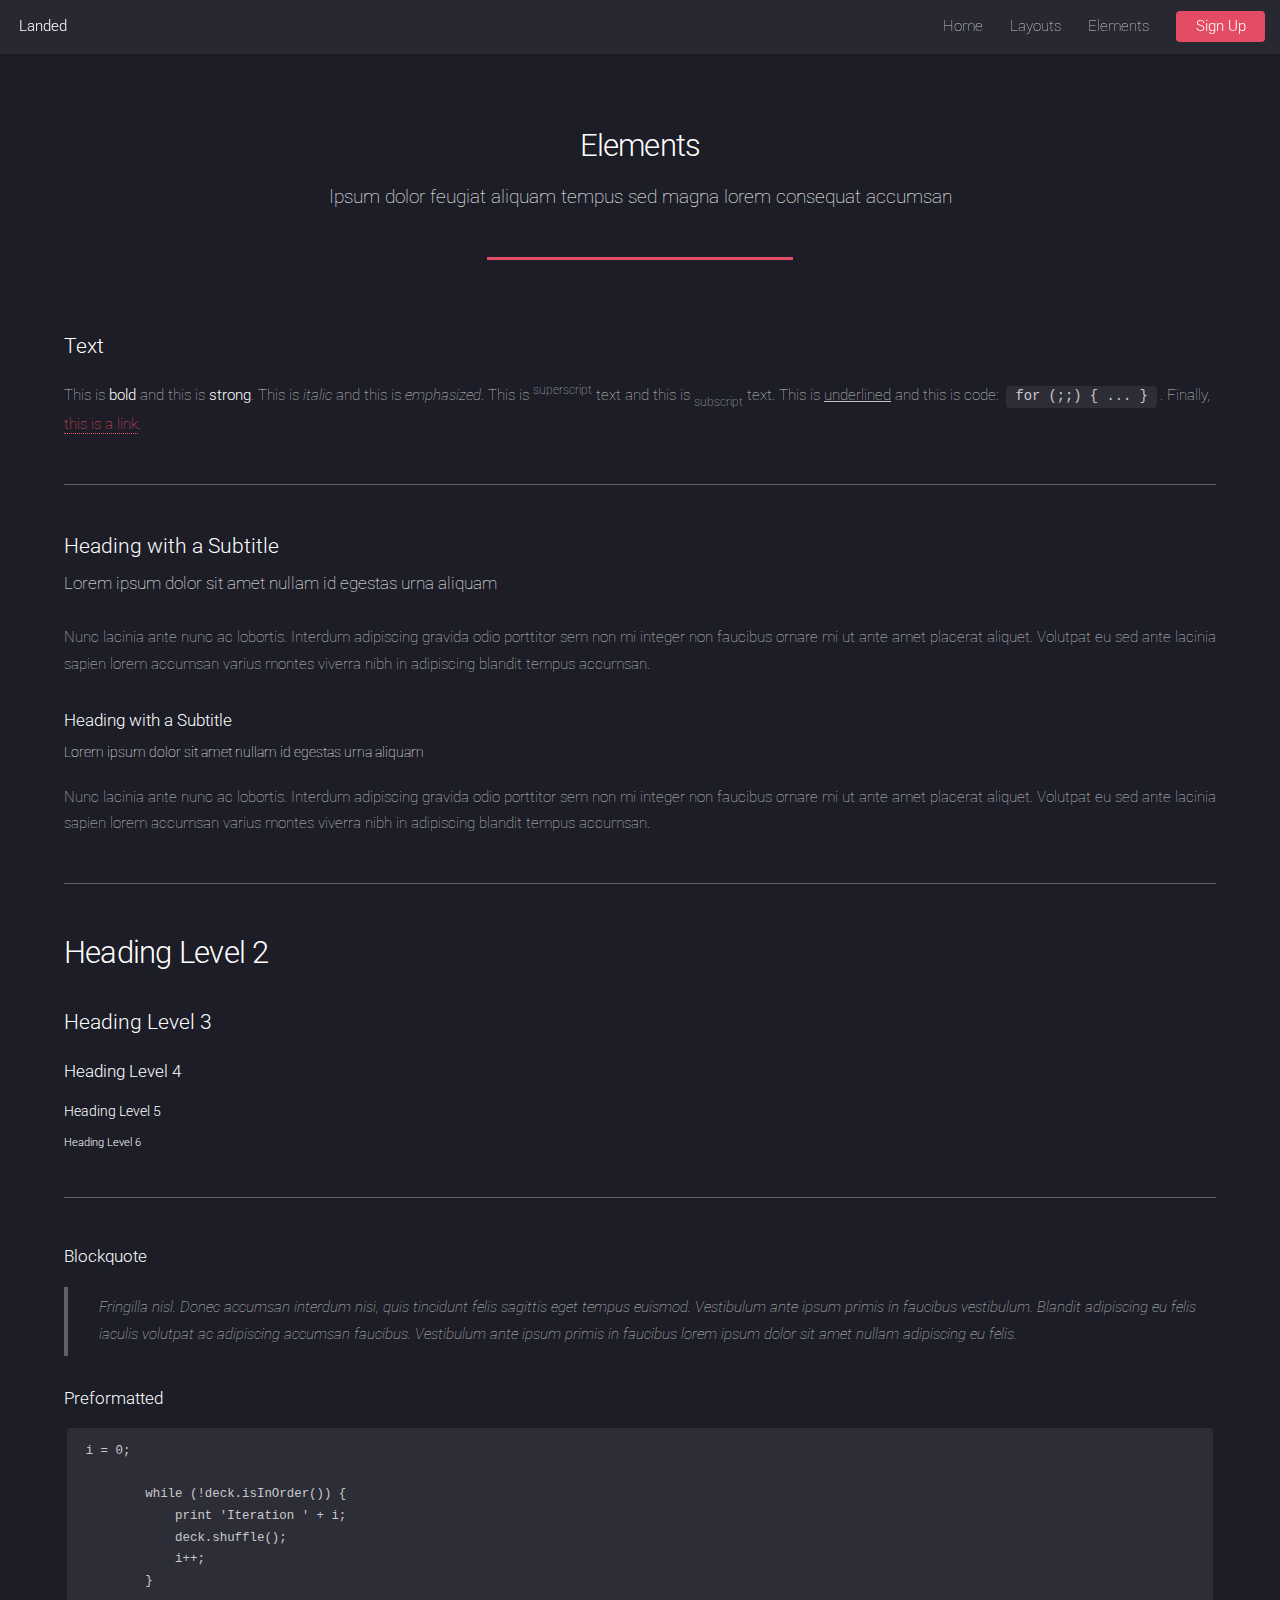
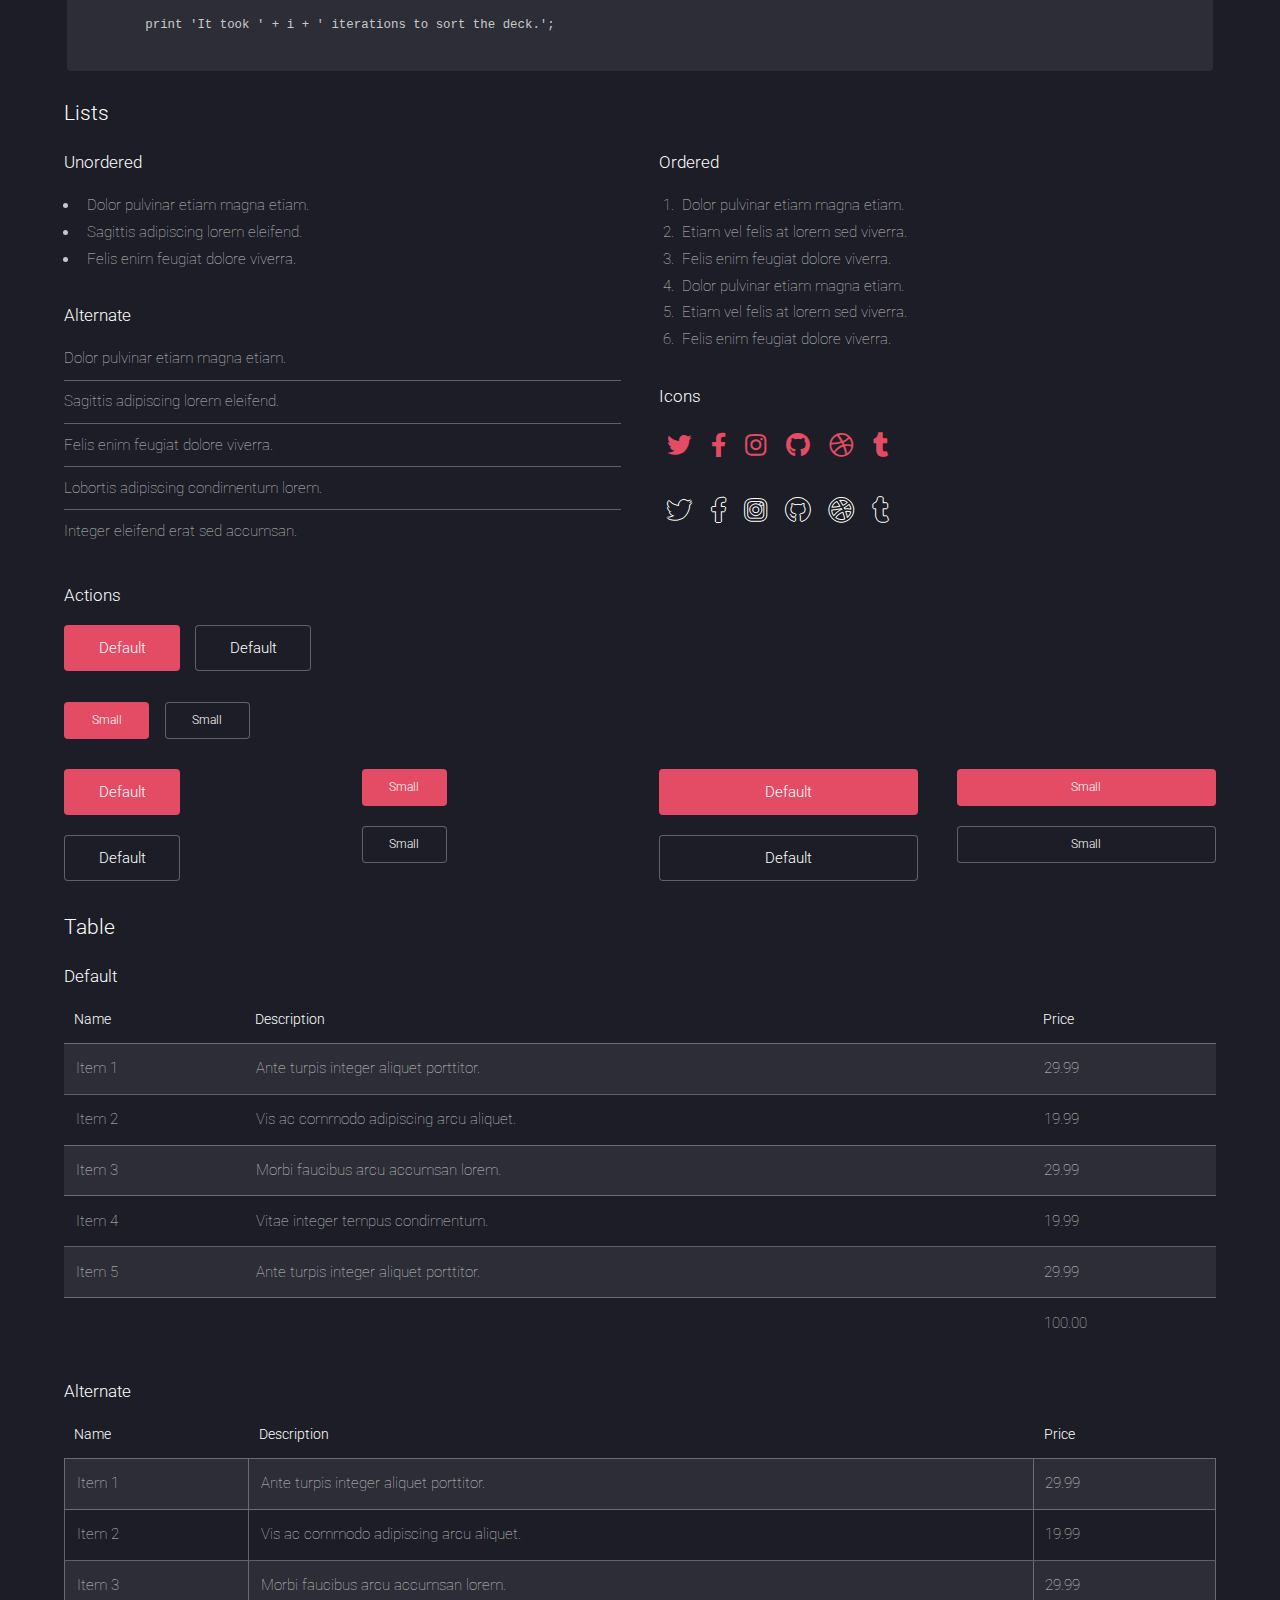
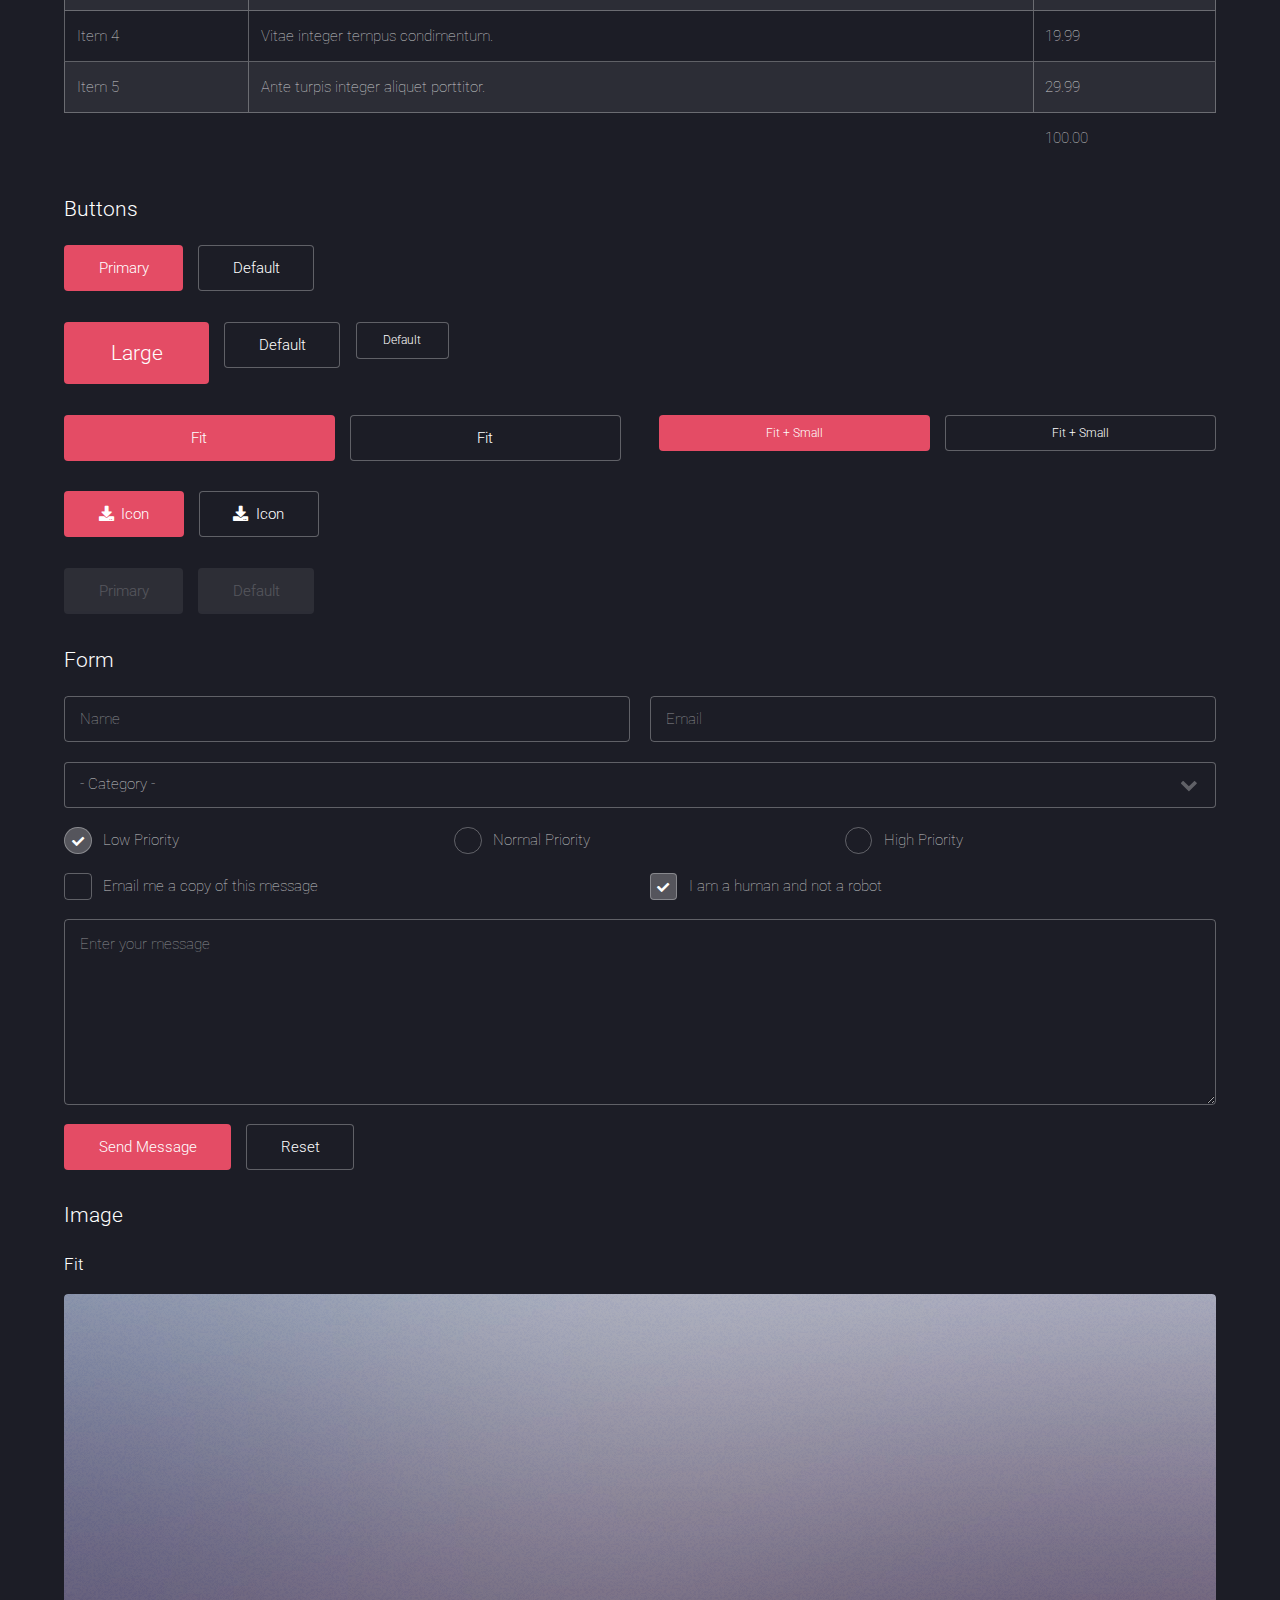
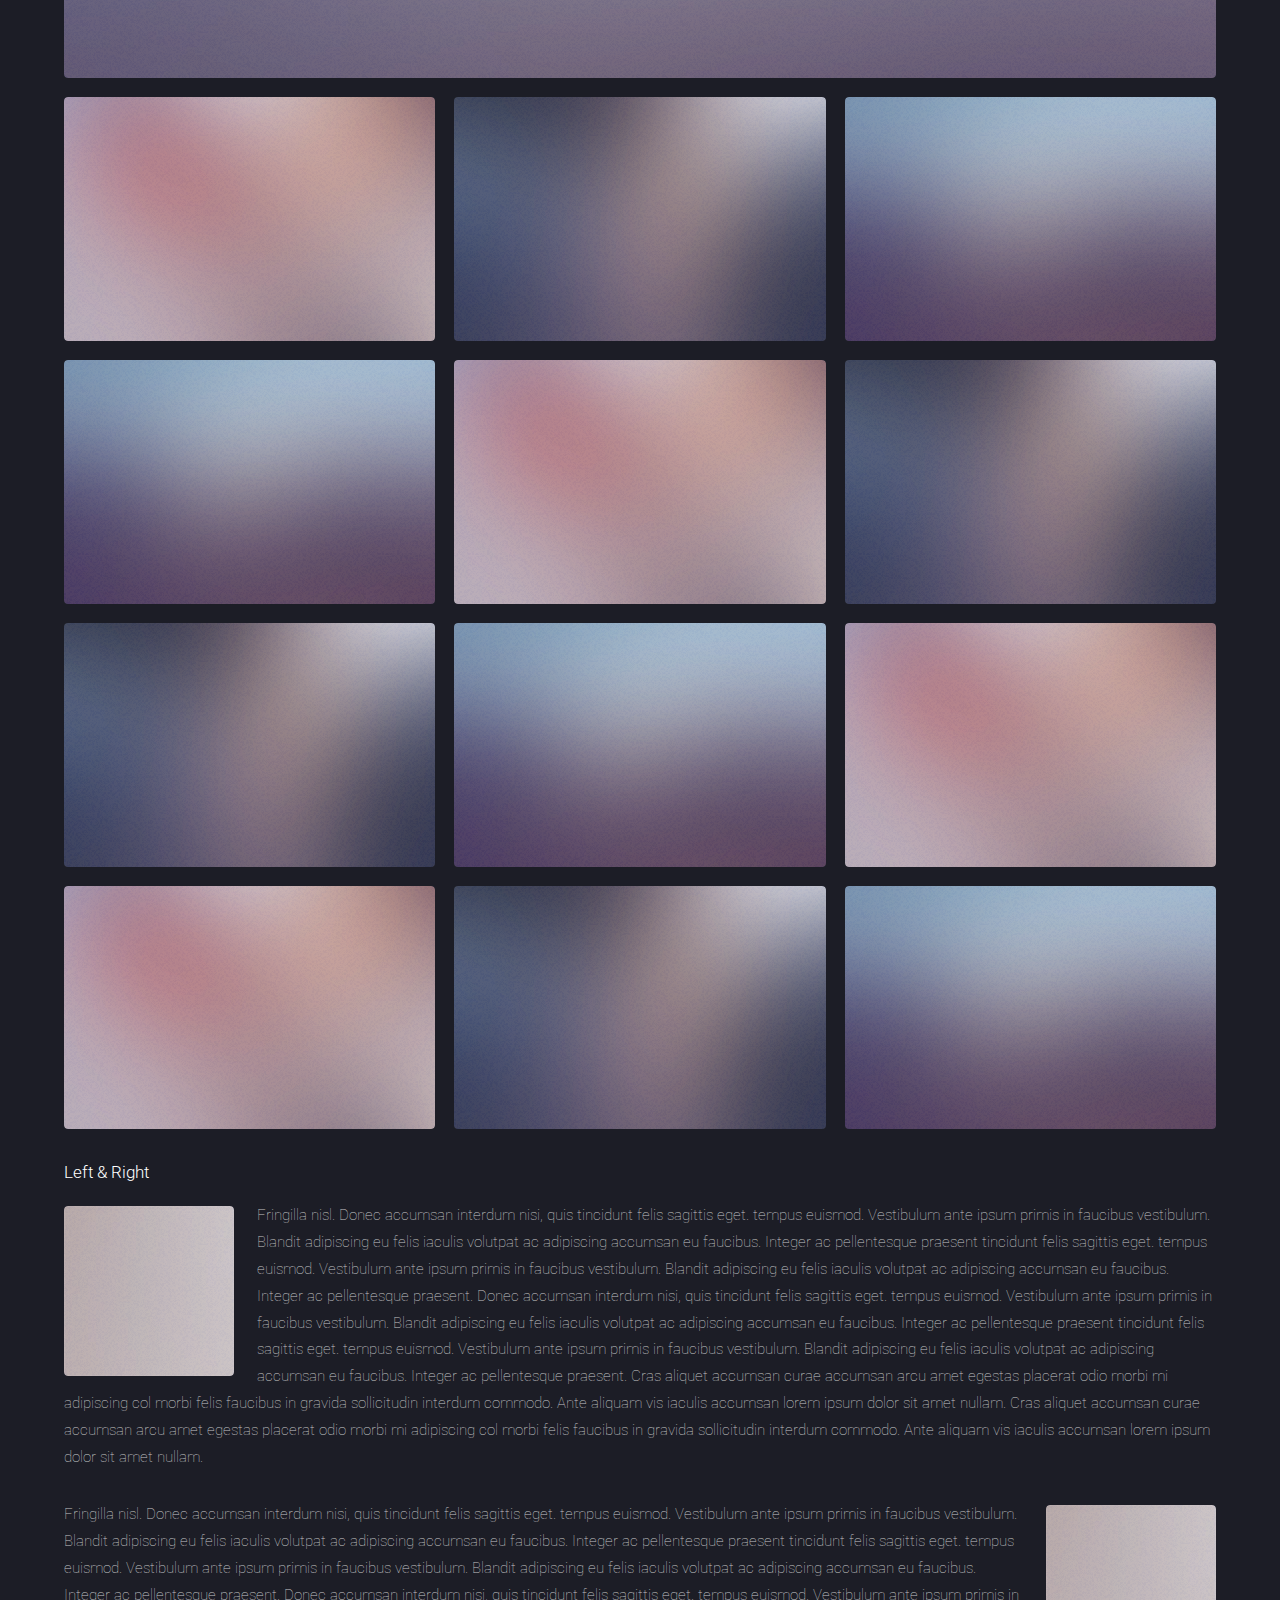
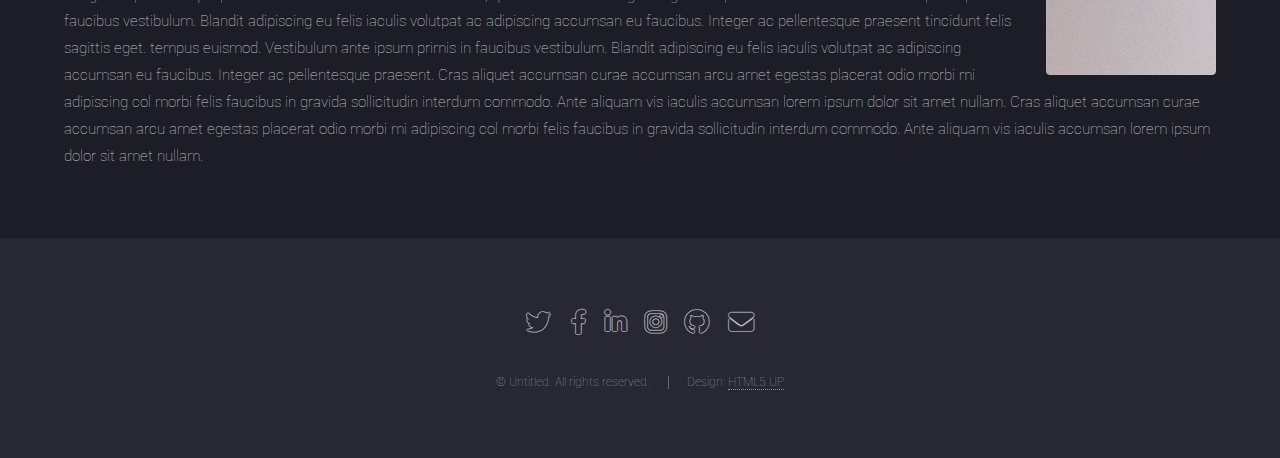
<file: elements.html>
<!DOCTYPE HTML>
<!--
	Landed by HTML5 UP
	html5up.net | @ajlkn
	Free for personal and commercial use under the CCA 3.0 license (html5up.net/license)
-->
<html>
	<head>
		<title>Elements - Landed by HTML5 UP</title>
		<meta charset="utf-8" />
		<meta name="viewport" content="width=device-width, initial-scale=1, user-scalable=no" />
		<link rel="stylesheet" href="assets/css/main.css" />
		<noscript><link rel="stylesheet" href="assets/css/noscript.css" /></noscript>
	</head>
	<body class="is-preload">
		<div id="page-wrapper">

			<!-- Header -->
				<header id="header">
					<h1 id="logo"><a href="index.html">Landed</a></h1>
					<nav id="nav">
						<ul>
							<li><a href="index.html">Home</a></li>
							<li>
								<a href="#">Layouts</a>
								<ul>
									<li><a href="left-sidebar.html">Left Sidebar</a></li>
									<li><a href="right-sidebar.html">Right Sidebar</a></li>
									<li><a href="no-sidebar.html">No Sidebar</a></li>
									<li>
										<a href="#">Submenu</a>
										<ul>
											<li><a href="#">Option 1</a></li>
											<li><a href="#">Option 2</a></li>
											<li><a href="#">Option 3</a></li>
											<li><a href="#">Option 4</a></li>
										</ul>
									</li>
								</ul>
							</li>
							<li><a href="elements.html">Elements</a></li>
							<li><a href="#" class="button primary">Sign Up</a></li>
						</ul>
					</nav>
				</header>

			<!-- Main -->
				<div id="main" class="wrapper style1">
					<div class="container">
						<header class="major">
							<h2>Elements</h2>
							<p>Ipsum dolor feugiat aliquam tempus sed magna lorem consequat accumsan</p>
						</header>

						<!-- Text -->
							<section>
								<h3>Text</h3>
								<p>This is <b>bold</b> and this is <strong>strong</strong>. This is <i>italic</i> and this is <em>emphasized</em>.
								This is <sup>superscript</sup> text and this is <sub>subscript</sub> text.
								This is <u>underlined</u> and this is code: <code>for (;;) { ... }</code>. Finally, <a href="#">this is a link</a>.</p>

								<hr />

								<header>
									<h3>Heading with a Subtitle</h3>
									<p>Lorem ipsum dolor sit amet nullam id egestas urna aliquam</p>
								</header>
								<p>Nunc lacinia ante nunc ac lobortis. Interdum adipiscing gravida odio porttitor sem non mi integer non faucibus ornare mi ut ante amet placerat aliquet. Volutpat eu sed ante lacinia sapien lorem accumsan varius montes viverra nibh in adipiscing blandit tempus accumsan.</p>
								<header>
									<h4>Heading with a Subtitle</h4>
									<p>Lorem ipsum dolor sit amet nullam id egestas urna aliquam</p>
								</header>
								<p>Nunc lacinia ante nunc ac lobortis. Interdum adipiscing gravida odio porttitor sem non mi integer non faucibus ornare mi ut ante amet placerat aliquet. Volutpat eu sed ante lacinia sapien lorem accumsan varius montes viverra nibh in adipiscing blandit tempus accumsan.</p>

								<hr />

								<h2>Heading Level 2</h2>
								<h3>Heading Level 3</h3>
								<h4>Heading Level 4</h4>
								<h5>Heading Level 5</h5>
								<h6>Heading Level 6</h6>

								<hr />

								<h4>Blockquote</h4>
								<blockquote>Fringilla nisl. Donec accumsan interdum nisi, quis tincidunt felis sagittis eget tempus euismod. Vestibulum ante ipsum primis in faucibus vestibulum. Blandit adipiscing eu felis iaculis volutpat ac adipiscing accumsan faucibus. Vestibulum ante ipsum primis in faucibus lorem ipsum dolor sit amet nullam adipiscing eu felis.</blockquote>

								<h4>Preformatted</h4>
								<pre><code>i = 0;

	while (!deck.isInOrder()) {
	    print 'Iteration ' + i;
	    deck.shuffle();
	    i++;
	}

	print 'It took ' + i + ' iterations to sort the deck.';
	</code></pre>
							</section>

						<!-- Lists -->
							<section>
								<h3>Lists</h3>
								<div class="row">
									<div class="col-6 col-12-xsmall">

										<h4>Unordered</h4>
										<ul>
											<li>Dolor pulvinar etiam magna etiam.</li>
											<li>Sagittis adipiscing lorem eleifend.</li>
											<li>Felis enim feugiat dolore viverra.</li>
										</ul>

										<h4>Alternate</h4>
										<ul class="alt">
											<li>Dolor pulvinar etiam magna etiam.</li>
											<li>Sagittis adipiscing lorem eleifend.</li>
											<li>Felis enim feugiat dolore viverra.</li>
											<li>Lobortis adipiscing condimentum lorem.</li>
											<li>Integer eleifend erat sed accumsan.</li>
										</ul>

									</div>
									<div class="col-6 col-12-xsmall">

										<h4>Ordered</h4>
										<ol>
											<li>Dolor pulvinar etiam magna etiam.</li>
											<li>Etiam vel felis at lorem sed viverra.</li>
											<li>Felis enim feugiat dolore viverra.</li>
											<li>Dolor pulvinar etiam magna etiam.</li>
											<li>Etiam vel felis at lorem sed viverra.</li>
											<li>Felis enim feugiat dolore viverra.</li>
										</ol>

										<h4>Icons</h4>
										<ul class="icons">
											<li><a href="#" class="icon brands fa-twitter"><span class="label">Twitter</span></a></li>
											<li><a href="#" class="icon brands fa-facebook-f"><span class="label">Facebook</span></a></li>
											<li><a href="#" class="icon brands fa-instagram"><span class="label">Instagram</span></a></li>
											<li><a href="#" class="icon brands fa-github"><span class="label">Github</span></a></li>
											<li><a href="#" class="icon brands fa-dribbble"><span class="label">Dribbble</span></a></li>
											<li><a href="#" class="icon brands fa-tumblr"><span class="label">Tumblr</span></a></li>
										</ul>
										<ul class="icons">
											<li><a href="#" class="icon brands alt fa-twitter"><span class="label">Twitter</span></a></li>
											<li><a href="#" class="icon brands alt fa-facebook-f"><span class="label">Facebook</span></a></li>
											<li><a href="#" class="icon brands alt fa-instagram"><span class="label">Instagram</span></a></li>
											<li><a href="#" class="icon brands alt fa-github"><span class="label">Github</span></a></li>
											<li><a href="#" class="icon brands alt fa-dribbble"><span class="label">Dribbble</span></a></li>
											<li><a href="#" class="icon brands alt fa-tumblr"><span class="label">Tumblr</span></a></li>
										</ul>

									</div>
								</div>

								<h4>Actions</h4>
								<ul class="actions">
									<li><a href="#" class="button primary">Default</a></li>
									<li><a href="#" class="button">Default</a></li>
								</ul>
								<ul class="actions small">
									<li><a href="#" class="button primary small">Small</a></li>
									<li><a href="#" class="button small">Small</a></li>
								</ul>
								<div class="row">
									<div class="col-3 col-6-medium col-12-xsmall">
										<ul class="actions stacked">
											<li><a href="#" class="button primary">Default</a></li>
											<li><a href="#" class="button">Default</a></li>
										</ul>
									</div>
									<div class="col-3 col-6-medium col-12-xsmall">
										<ul class="actions stacked">
											<li><a href="#" class="button primary small">Small</a></li>
											<li><a href="#" class="button small">Small</a></li>
										</ul>
									</div>
									<div class="col-3 col-6-medium col-12-xsmall">
										<ul class="actions stacked">
											<li><a href="#" class="button primary fit">Default</a></li>
											<li><a href="#" class="button fit">Default</a></li>
										</ul>
									</div>
									<div class="col-3 col-6-medium col-12-xsmall">
										<ul class="actions stacked">
											<li><a href="#" class="button primary small fit">Small</a></li>
											<li><a href="#" class="button small fit">Small</a></li>
										</ul>
									</div>
								</div>
							</section>

						<!-- Table -->
							<section>
								<h3>Table</h3>
								<h4>Default</h4>
								<div class="table-wrapper">
									<table>
										<thead>
											<tr>
												<th>Name</th>
												<th>Description</th>
												<th>Price</th>
											</tr>
										</thead>
										<tbody>
											<tr>
												<td>Item 1</td>
												<td>Ante turpis integer aliquet porttitor.</td>
												<td>29.99</td>
											</tr>
											<tr>
												<td>Item 2</td>
												<td>Vis ac commodo adipiscing arcu aliquet.</td>
												<td>19.99</td>
											</tr>
											<tr>
												<td>Item 3</td>
												<td> Morbi faucibus arcu accumsan lorem.</td>
												<td>29.99</td>
											</tr>
											<tr>
												<td>Item 4</td>
												<td>Vitae integer tempus condimentum.</td>
												<td>19.99</td>
											</tr>
											<tr>
												<td>Item 5</td>
												<td>Ante turpis integer aliquet porttitor.</td>
												<td>29.99</td>
											</tr>
										</tbody>
										<tfoot>
											<tr>
												<td colspan="2"></td>
												<td>100.00</td>
											</tr>
										</tfoot>
									</table>
								</div>
								<h4>Alternate</h4>
								<div class="table-wrapper">
									<table class="alt">
										<thead>
											<tr>
												<th>Name</th>
												<th>Description</th>
												<th>Price</th>
											</tr>
										</thead>
										<tbody>
											<tr>
												<td>Item 1</td>
												<td>Ante turpis integer aliquet porttitor.</td>
												<td>29.99</td>
											</tr>
											<tr>
												<td>Item 2</td>
												<td>Vis ac commodo adipiscing arcu aliquet.</td>
												<td>19.99</td>
											</tr>
											<tr>
												<td>Item 3</td>
												<td> Morbi faucibus arcu accumsan lorem.</td>
												<td>29.99</td>
											</tr>
											<tr>
												<td>Item 4</td>
												<td>Vitae integer tempus condimentum.</td>
												<td>19.99</td>
											</tr>
											<tr>
												<td>Item 5</td>
												<td>Ante turpis integer aliquet porttitor.</td>
												<td>29.99</td>
											</tr>
										</tbody>
										<tfoot>
											<tr>
												<td colspan="2"></td>
												<td>100.00</td>
											</tr>
										</tfoot>
									</table>
								</div>
							</section>

						<!-- Buttons -->
							<section>
								<h3>Buttons</h3>
								<ul class="actions">
									<li><a href="#" class="button primary">Primary</a></li>
									<li><a href="#" class="button">Default</a></li>
								</ul>
								<ul class="actions">
									<li><a href="#" class="button primary large">Large</a></li>
									<li><a href="#" class="button">Default</a></li>
									<li><a href="#" class="button small">Default</a></li>
								</ul>
								<div class="row">
									<div class="col-6 col-12-xsmall">
										<ul class="actions fit">
											<li><a href="#" class="button primary fit">Fit</a></li>
											<li><a href="#" class="button fit">Fit</a></li>
										</ul>
									</div>
									<div class="col-6 col-12-xsmall">
										<ul class="actions fit small">
											<li><a href="#" class="button primary fit small">Fit + Small</a></li>
											<li><a href="#" class="button fit small">Fit + Small</a></li>
										</ul>
									</div>
								</div>
								<ul class="actions">
									<li><a href="#" class="button primary icon solid fa-download">Icon</a></li>
									<li><a href="#" class="button icon solid fa-download">Icon</a></li>
								</ul>
								<ul class="actions">
									<li><span class="button primary disabled">Primary</span></li>
									<li><span class="button disabled">Default</span></li>
								</ul>
							</section>

						<!-- Form -->
							<section>
								<h3>Form</h3>
								<form method="post" action="#">
									<div class="row gtr-uniform gtr-50">
										<div class="col-6 col-12-xsmall">
											<input type="text" name="name" id="name" value="" placeholder="Name" />
										</div>
										<div class="col-6 col-12-xsmall">
											<input type="email" name="email" id="email" value="" placeholder="Email" />
										</div>
										<div class="col-12">
											<select name="category" id="category">
												<option value="">- Category -</option>
												<option value="1">Manufacturing</option>
												<option value="1">Shipping</option>
												<option value="1">Administration</option>
												<option value="1">Human Resources</option>
											</select>
										</div>
										<div class="col-4 col-12-medium">
											<input type="radio" id="priority-low" name="priority" checked>
											<label for="priority-low">Low Priority</label>
										</div>
										<div class="col-4 col-12-medium">
											<input type="radio" id="priority-normal" name="priority">
											<label for="priority-normal">Normal Priority</label>
										</div>
										<div class="col-4 col-12-medium">
											<input type="radio" id="priority-high" name="priority">
											<label for="priority-high">High Priority</label>
										</div>
										<div class="col-6 col-12-medium">
											<input type="checkbox" id="copy" name="copy">
											<label for="copy">Email me a copy of this message</label>
										</div>
										<div class="col-6 col-12-medium">
											<input type="checkbox" id="human" name="human" checked>
											<label for="human">I am a human and not a robot</label>
										</div>
										<div class="col-12">
											<textarea name="message" id="message" placeholder="Enter your message" rows="6"></textarea>
										</div>
										<div class="col-12">
											<ul class="actions">
												<li><input type="submit" value="Send Message" class="primary" /></li>
												<li><input type="reset" value="Reset" /></li>
											</ul>
										</div>
									</div>
								</form>
							</section>

						<!-- Image -->
							<section>
								<h3>Image</h3>
								<h4>Fit</h4>
								<div class="box alt">
									<div class="row gtr-50 gtr-uniform">
										<div class="col-12"><span class="image fit"><img src="images/pic07.jpg" alt="" /></span></div>
										<div class="col-4 col-6-xsmall"><span class="image fit"><img src="images/pic02.jpg" alt="" /></span></div>
										<div class="col-4 col-6-xsmall"><span class="image fit"><img src="images/pic03.jpg" alt="" /></span></div>
										<div class="col-4 col-6-xsmall"><span class="image fit"><img src="images/pic04.jpg" alt="" /></span></div>
										<div class="col-4 col-6-xsmall"><span class="image fit"><img src="images/pic04.jpg" alt="" /></span></div>
										<div class="col-4 col-6-xsmall"><span class="image fit"><img src="images/pic02.jpg" alt="" /></span></div>
										<div class="col-4 col-6-xsmall"><span class="image fit"><img src="images/pic03.jpg" alt="" /></span></div>
										<div class="col-4 col-6-xsmall"><span class="image fit"><img src="images/pic03.jpg" alt="" /></span></div>
										<div class="col-4 col-6-xsmall"><span class="image fit"><img src="images/pic04.jpg" alt="" /></span></div>
										<div class="col-4 col-6-xsmall"><span class="image fit"><img src="images/pic02.jpg" alt="" /></span></div>
										<div class="col-4 col-6-xsmall"><span class="image fit"><img src="images/pic02.jpg" alt="" /></span></div>
										<div class="col-4 col-6-xsmall"><span class="image fit"><img src="images/pic03.jpg" alt="" /></span></div>
										<div class="col-4 col-6-xsmall"><span class="image fit"><img src="images/pic04.jpg" alt="" /></span></div>
									</div>
								</div>

								<h4>Left &amp; Right</h4>
								<p><span class="image left"><img src="images/pic08.jpg" alt="" /></span>Fringilla nisl. Donec accumsan interdum nisi, quis tincidunt felis sagittis eget. tempus euismod. Vestibulum ante ipsum primis in faucibus vestibulum. Blandit adipiscing eu felis iaculis volutpat ac adipiscing accumsan eu faucibus. Integer ac pellentesque praesent tincidunt felis sagittis eget. tempus euismod. Vestibulum ante ipsum primis in faucibus vestibulum. Blandit adipiscing eu felis iaculis volutpat ac adipiscing accumsan eu faucibus. Integer ac pellentesque praesent. Donec accumsan interdum nisi, quis tincidunt felis sagittis eget. tempus euismod. Vestibulum ante ipsum primis in faucibus vestibulum. Blandit adipiscing eu felis iaculis volutpat ac adipiscing accumsan eu faucibus. Integer ac pellentesque praesent tincidunt felis sagittis eget. tempus euismod. Vestibulum ante ipsum primis in faucibus vestibulum. Blandit adipiscing eu felis iaculis volutpat ac adipiscing accumsan eu faucibus. Integer ac pellentesque praesent. Cras aliquet accumsan curae accumsan arcu amet egestas placerat odio morbi mi adipiscing col morbi felis faucibus in gravida sollicitudin interdum commodo. Ante aliquam vis iaculis accumsan lorem ipsum dolor sit amet nullam. Cras aliquet accumsan curae accumsan arcu amet egestas placerat odio morbi mi adipiscing col morbi felis faucibus in gravida sollicitudin interdum commodo. Ante aliquam vis iaculis accumsan lorem ipsum dolor sit amet nullam.</p>
								<p><span class="image right"><img src="images/pic08.jpg" alt="" /></span>Fringilla nisl. Donec accumsan interdum nisi, quis tincidunt felis sagittis eget. tempus euismod. Vestibulum ante ipsum primis in faucibus vestibulum. Blandit adipiscing eu felis iaculis volutpat ac adipiscing accumsan eu faucibus. Integer ac pellentesque praesent tincidunt felis sagittis eget. tempus euismod. Vestibulum ante ipsum primis in faucibus vestibulum. Blandit adipiscing eu felis iaculis volutpat ac adipiscing accumsan eu faucibus. Integer ac pellentesque praesent. Donec accumsan interdum nisi, quis tincidunt felis sagittis eget. tempus euismod. Vestibulum ante ipsum primis in faucibus vestibulum. Blandit adipiscing eu felis iaculis volutpat ac adipiscing accumsan eu faucibus. Integer ac pellentesque praesent tincidunt felis sagittis eget. tempus euismod. Vestibulum ante ipsum primis in faucibus vestibulum. Blandit adipiscing eu felis iaculis volutpat ac adipiscing accumsan eu faucibus. Integer ac pellentesque praesent. Cras aliquet accumsan curae accumsan arcu amet egestas placerat odio morbi mi adipiscing col morbi felis faucibus in gravida sollicitudin interdum commodo. Ante aliquam vis iaculis accumsan lorem ipsum dolor sit amet nullam. Cras aliquet accumsan curae accumsan arcu amet egestas placerat odio morbi mi adipiscing col morbi felis faucibus in gravida sollicitudin interdum commodo. Ante aliquam vis iaculis accumsan lorem ipsum dolor sit amet nullam.</p>
							</section>

					</div>
				</div>

			<!-- Footer -->
				<footer id="footer">
					<ul class="icons">
						<li><a href="#" class="icon brands alt fa-twitter"><span class="label">Twitter</span></a></li>
						<li><a href="#" class="icon brands alt fa-facebook-f"><span class="label">Facebook</span></a></li>
						<li><a href="#" class="icon brands alt fa-linkedin-in"><span class="label">LinkedIn</span></a></li>
						<li><a href="#" class="icon brands alt fa-instagram"><span class="label">Instagram</span></a></li>
						<li><a href="#" class="icon brands alt fa-github"><span class="label">GitHub</span></a></li>
						<li><a href="#" class="icon solid alt fa-envelope"><span class="label">Email</span></a></li>
					</ul>
					<ul class="copyright">
						<li>&copy; Untitled. All rights reserved.</li><li>Design: <a href="http://html5up.net">HTML5 UP</a></li>
					</ul>
				</footer>

		</div>

		<!-- Scripts -->
			<script src="assets/js/jquery.min.js"></script>
			<script src="assets/js/jquery.scrolly.min.js"></script>
			<script src="assets/js/jquery.dropotron.min.js"></script>
			<script src="assets/js/jquery.scrollex.min.js"></script>
			<script src="assets/js/browser.min.js"></script>
			<script src="assets/js/breakpoints.min.js"></script>
			<script src="assets/js/util.js"></script>
			<script src="assets/js/main.js"></script>

	</body>
</html>
</file>
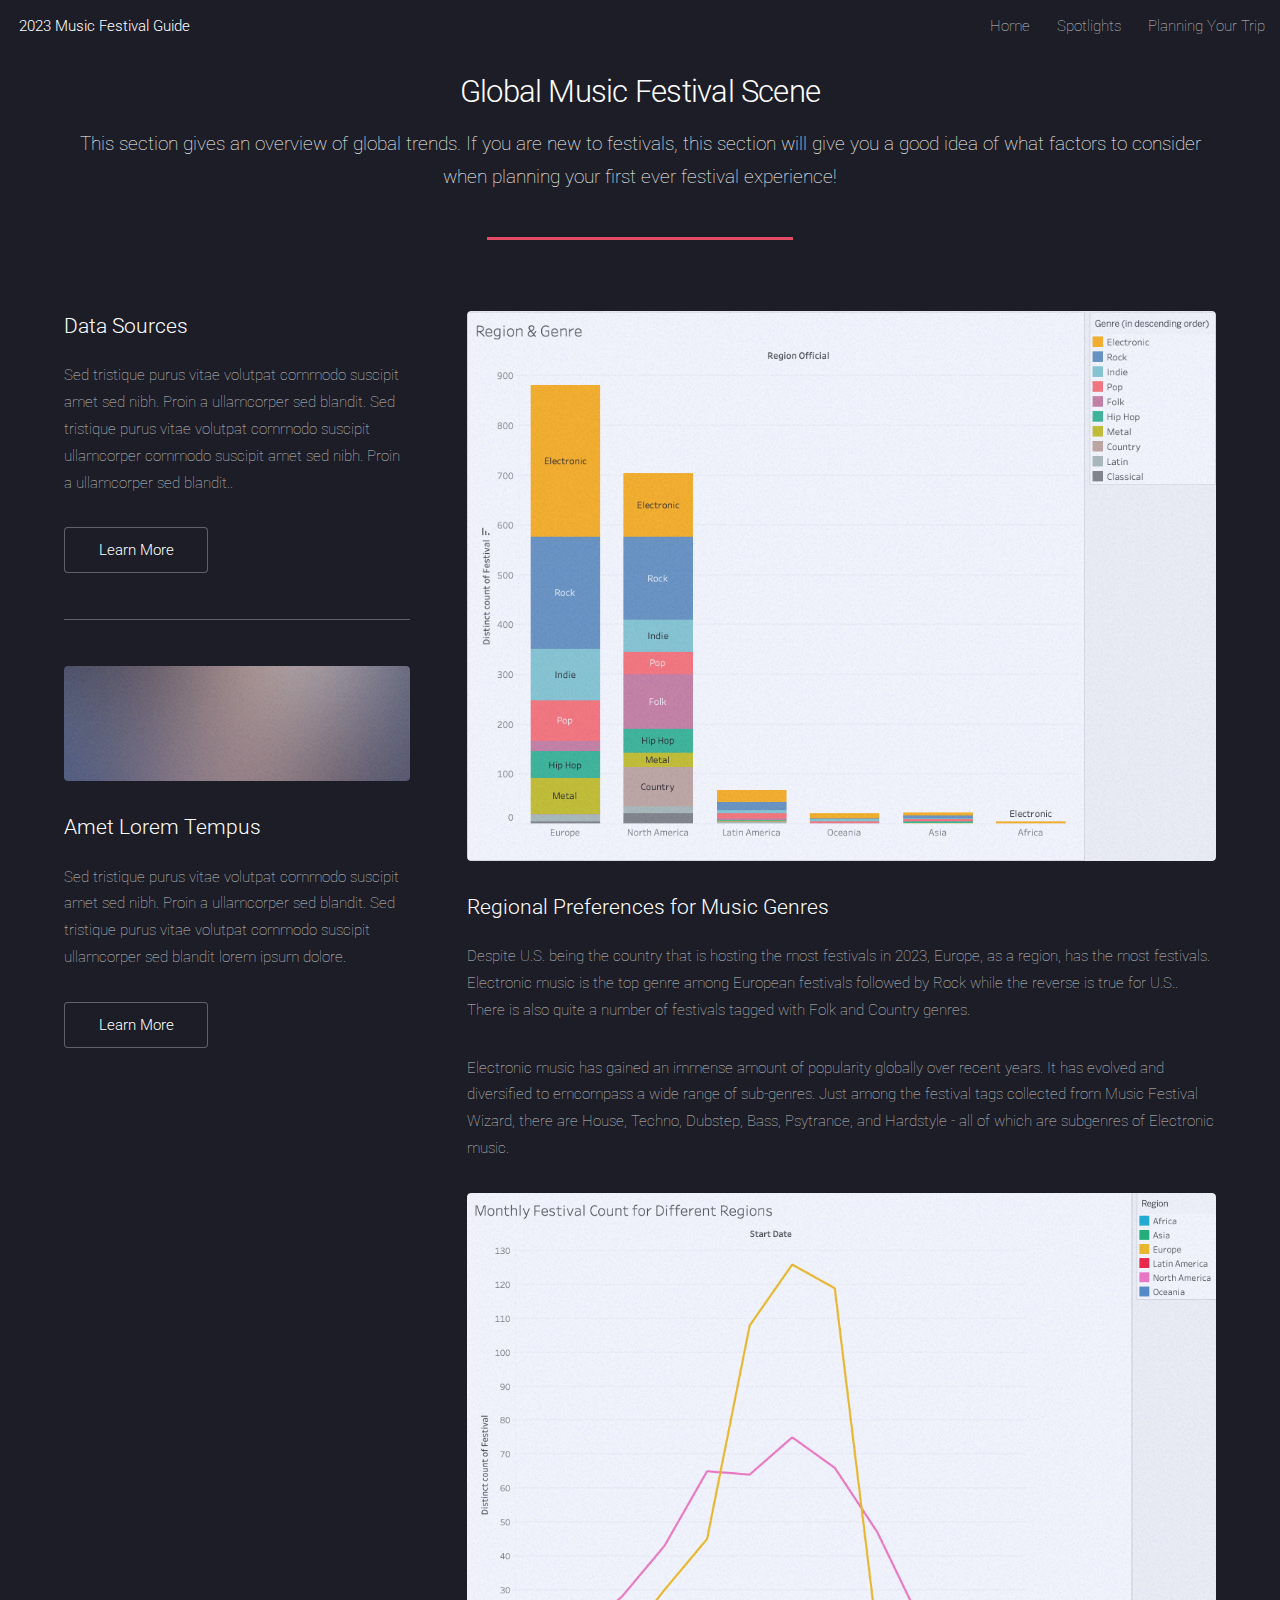
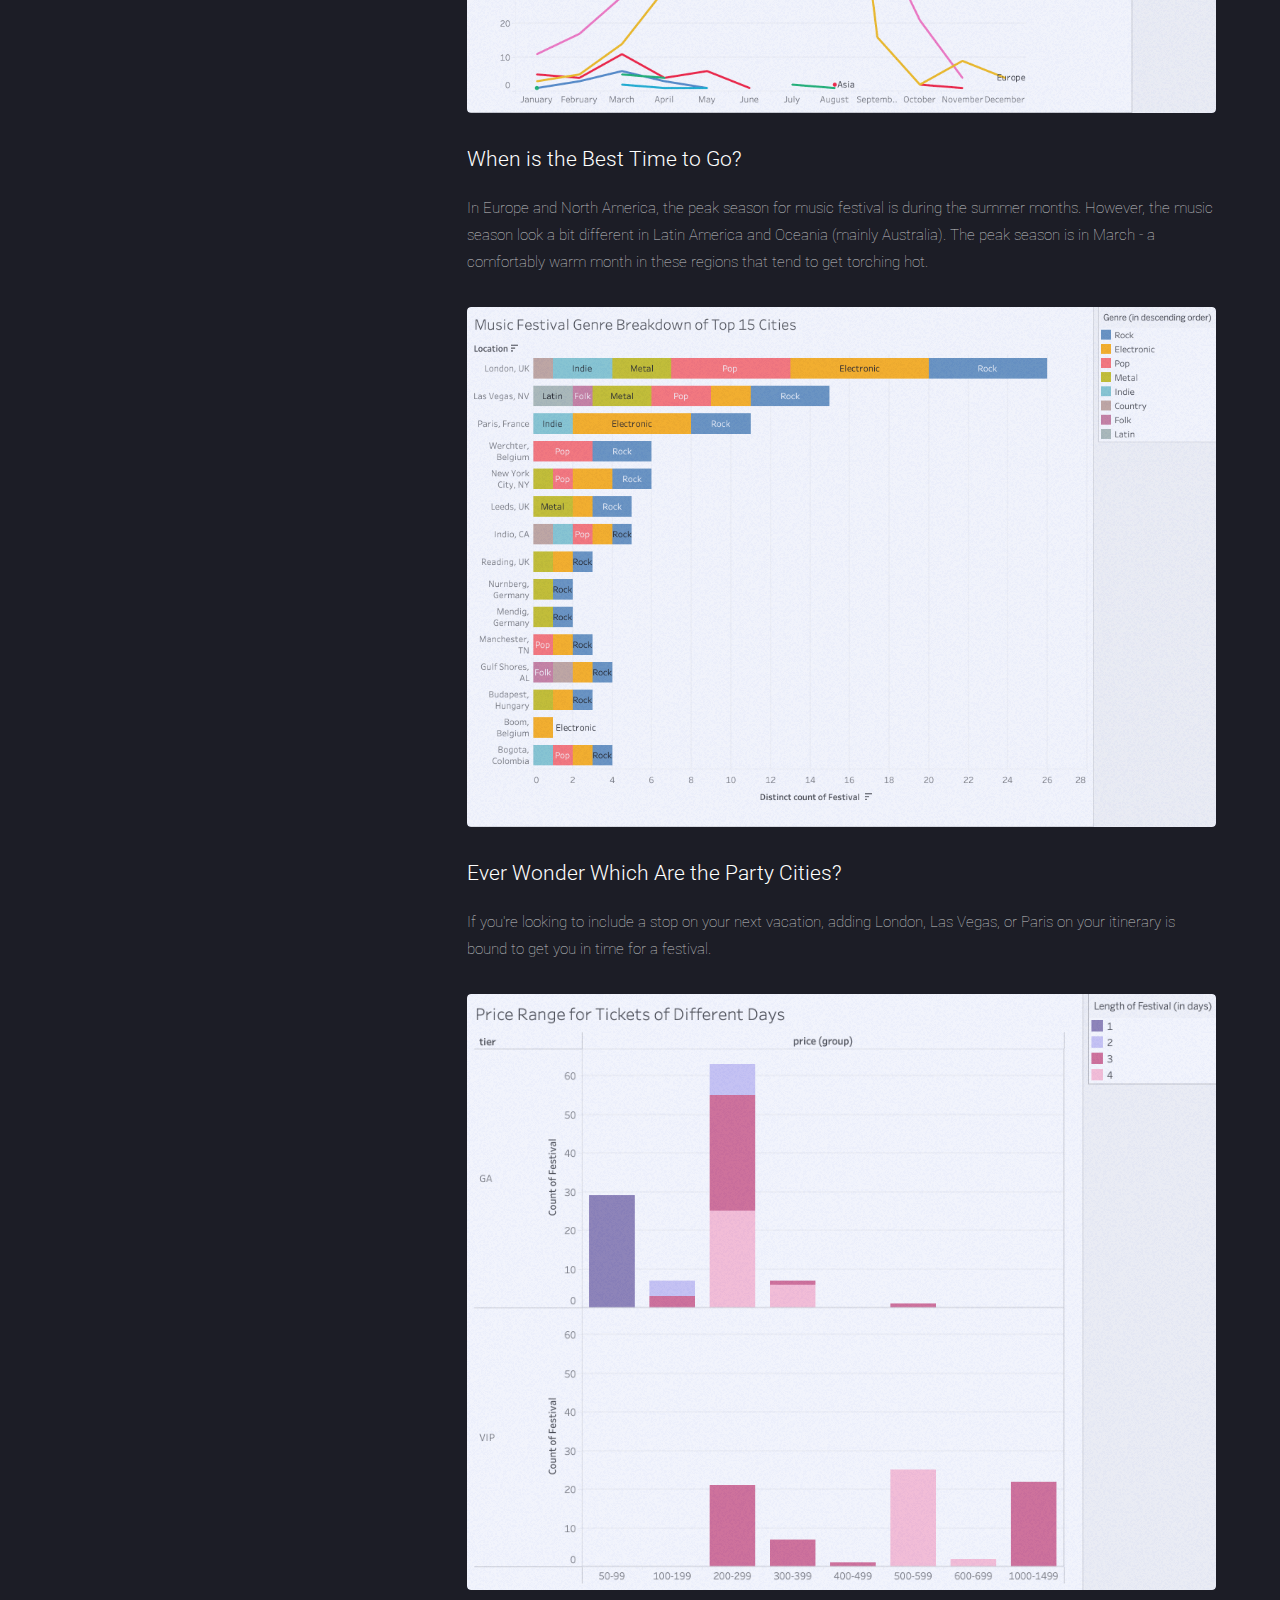
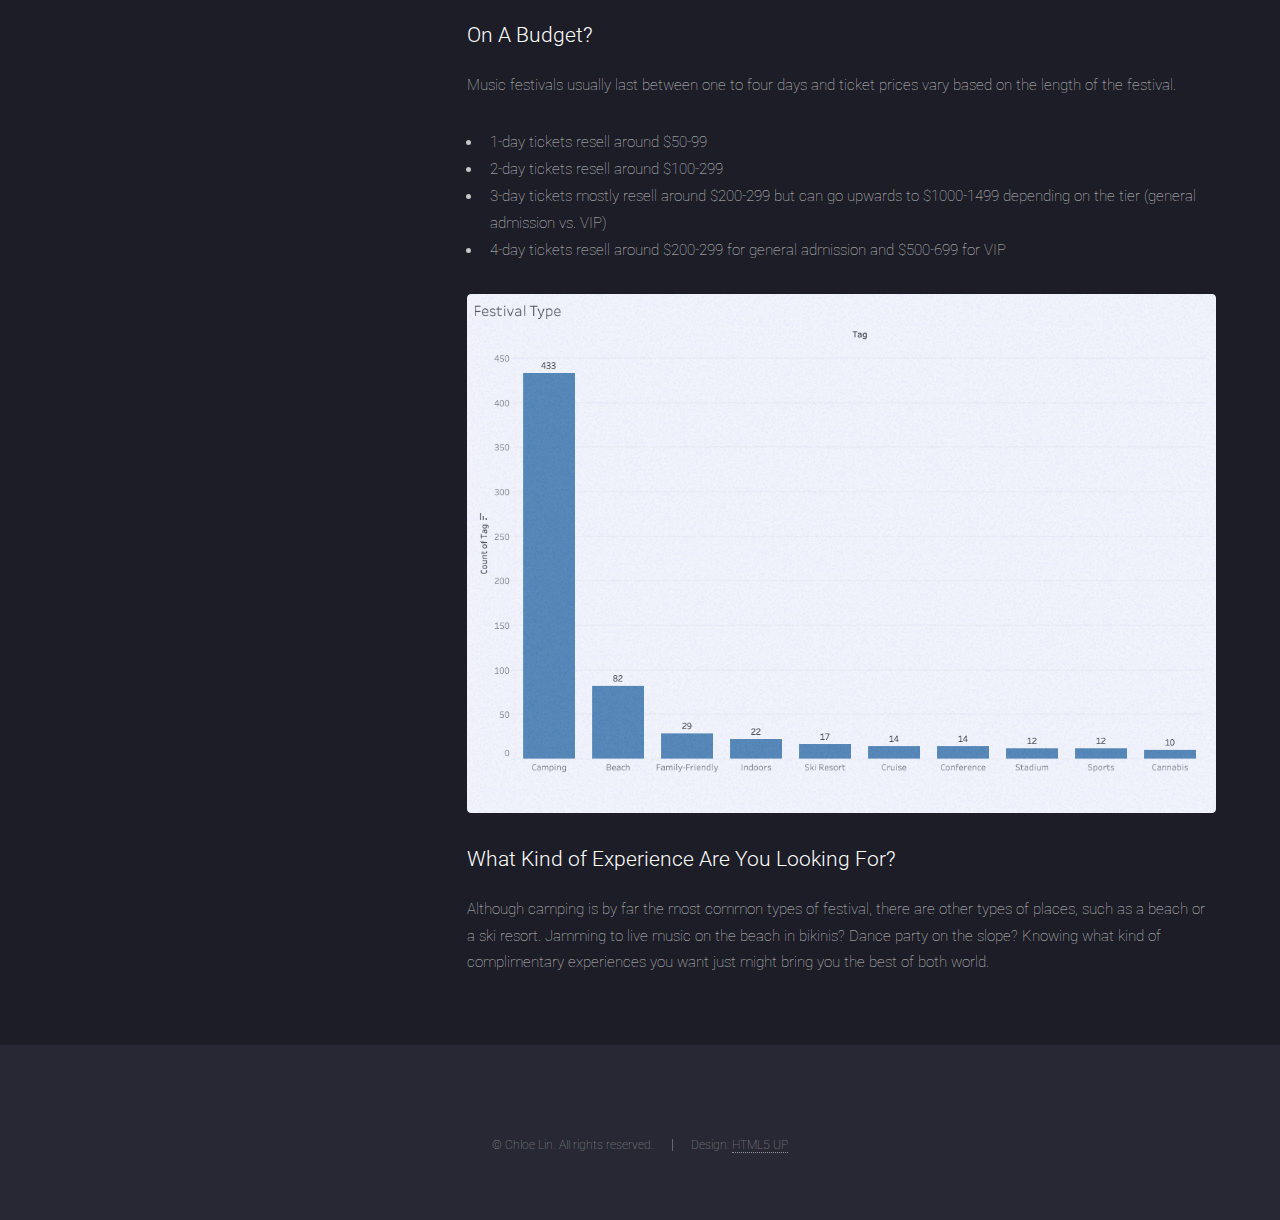
<file: global.html>
<!DOCTYPE HTML>
<!--
	Landed by HTML5 UP
	html5up.net | @ajlkn
	Free for personal and commercial use under the CCA 3.0 license (html5up.net/license)
-->
<html>
	<head>
		<title>2023 Music Festival Guide</title>
		<meta charset="utf-8" />
		<meta name="viewport" content="width=device-width, initial-scale=1, user-scalable=no" />
		<link rel="stylesheet" href="assets/css/main.css" />
		<noscript><link rel="stylesheet" href="assets/css/noscript.css" /></noscript>
	</head>
	<body class="is-preload landing">
		<div id="page-wrapper">

			<!-- Header -->
				<header id="header">
					<h1 id="logo"><a href="index.html">2023 Music Festival Guide</a></h1>
					<nav id="nav">
						<ul>
							<li><a href="index.html">Home</a></li>
							<li>
								<a href="#">Spotlights</a>
								<ul>
									<li><a href="global.html">Global Spotlight</a></li>
									<li><a href="us.html">U.S. Spotlight</a></li>
									<li><a href="no-sidebar.html">Planning Your Trip</a></li>
								</ul>
							</li>
							<li><a href="elements.html">Planning Your Trip</a></li>
						</ul>
					</nav>
				</header>

			<!-- Main -->
				<div id="main" class="wrapper style1">
					<div class="container">
						<header class="major">
							<h2>Global Music Festival Scene</h2>
							<p>This section gives an overview of global trends. If you are new to festivals, this section will give you a good idea of what factors to consider when planning your first ever festival experience! </p>
						</header>
						<div class="row gtr-150">
							<div class="col-4 col-12-medium">

								<!-- Sidebar -->
									<section id="sidebar">
										<section>
											<h3>Data Sources</h3>
											<p>Sed tristique purus vitae volutpat commodo suscipit amet sed nibh. Proin a ullamcorper sed blandit. Sed tristique purus vitae volutpat commodo suscipit ullamcorper commodo suscipit amet sed nibh. Proin a ullamcorper sed blandit..</p>
											<footer>
												<ul class="actions">
													<li><a href="#" class="button">Learn More</a></li>
												</ul>
											</footer>
										</section>
										<hr />
										<section>
											<a href="#" class="image fit"><img src="images/pic06.jpg" alt="" /></a>
											<h3>Amet Lorem Tempus</h3>
											<p>Sed tristique purus vitae volutpat commodo suscipit amet sed nibh. Proin a ullamcorper sed blandit. Sed tristique purus vitae volutpat commodo suscipit ullamcorper sed blandit lorem ipsum dolore.</p>
											<footer>
												<ul class="actions">
													<li><a href="#" class="button">Learn More</a></li>
												</ul>
											</footer>
										</section>
									</section>

							</div>
							<div class="col-8 col-12-medium imp-medium">

								<!-- Content -->
									<section id="content">
										<a href="#" class="image fit"><img src="images/graph2.png" alt="" /></a>
										<h3>Regional Preferences for Music Genres</h3>
										<p>Despite U.S. being the country that is hosting the most festivals in 2023, Europe, as a region, has the most festivals.
											Electronic music is the top genre among European festivals followed by Rock while the reverse is true for U.S..  
											There is also quite a number of festivals tagged with Folk and Country genres. </p>
										<p> Electronic music has gained an immense amount of popularity globally over recent years. It has evolved and diversified 
											to emcompass a wide range of sub-genres. Just among the festival tags collected from Music Festival Wizard, there are House, Techno, Dubstep, Bass, Psytrance, and Hardstyle - all of which are subgenres of Electronic music. 
										</p>
										<a href="#" class="image fit"><img src="images/graph3.png" alt="" /></a>
										<h3>When is the Best Time to Go?</h3>
										<p>In Europe and North America, the peak season for music festival is during the summer months. 
											However, the music season look a bit different in Latin America and Oceania (mainly Australia). The peak season is in March - 
											a comfortably warm month in these regions that tend to get torching hot. </p>
										<a href="#" class="image fit"><img src="images/graph4.png" alt="" /></a>
										<h3>Ever Wonder Which Are the Party Cities?</h3>
										<p>If you're looking to include a stop on your next vacation, adding London, Las Vegas, or Paris on your itinerary is bound to get you in time for a festival.</p>
										<a href="#" class="image fit"><img src="images/graph5.png" alt="" /></a>
										<h3>On A Budget?</h3>
										<p>Music festivals usually last between one to four days and ticket prices vary based on the length of the festival.</p>
										<ul>
											<li>1-day tickets resell around $50-99</li>
											<li>2-day tickets resell around $100-299</li>
											<li>3-day tickets mostly resell around $200-299 but can go upwards to $1000-1499 depending on the tier (general admission vs. VIP)</li>
											<li>4-day tickets resell around $200-299 for general admission and $500-699 for VIP</li>
										</ul>
										<a href="#" class="image fit"><img src="images/graph6.png" alt="" /></a>
										<h3>What Kind of Experience Are You Looking For?</h3>
										<p>Although camping is by far the most common types of festival, there are other types of places, such as a beach or a ski resort. 
											Jamming to live music on the beach in bikinis? Dance party on the slope? 
											Knowing what kind of complimentary experiences you want just might bring you the best of both world.
										</p>
										
									</section>

							</div>
						</div>
					</div>
				</div>

			<!-- Footer -->
				<footer id="footer">
					<ul class="copyright">
						<li>&copy; Chloe Lin. All rights reserved.</li><li>Design: <a href="http://html5up.net">HTML5 UP</a></li>
					</ul>
				</footer>

		</div>

		<!-- Scripts -->
			<script src="assets/js/jquery.min.js"></script>
			<script src="assets/js/jquery.scrolly.min.js"></script>
			<script src="assets/js/jquery.dropotron.min.js"></script>
			<script src="assets/js/jquery.scrollex.min.js"></script>
			<script src="assets/js/browser.min.js"></script>
			<script src="assets/js/breakpoints.min.js"></script>
			<script src="assets/js/util.js"></script>
			<script src="assets/js/main.js"></script>

	</body>
</html>
</file>
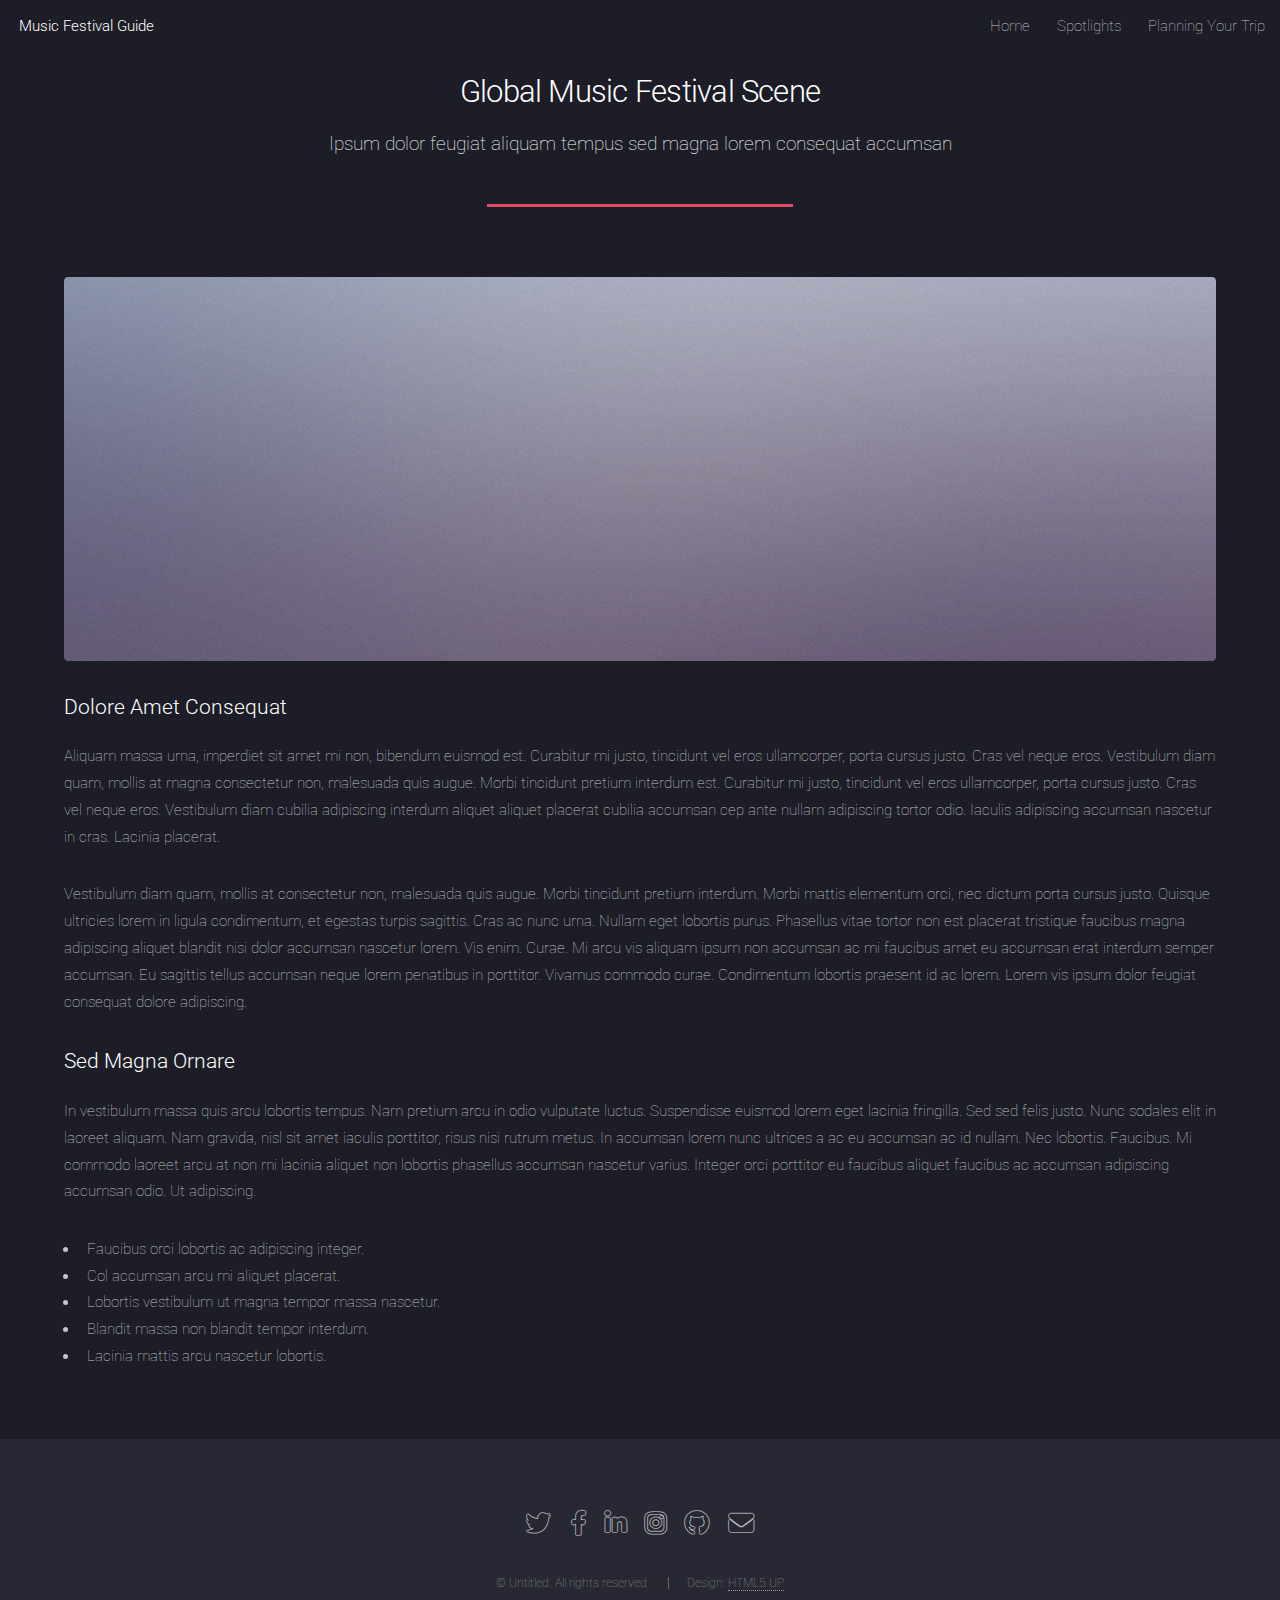
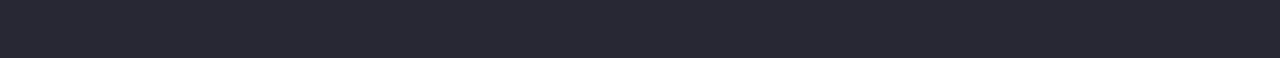
<file: no-sidebar.html>
<!DOCTYPE HTML>
<!--
	Landed by HTML5 UP
	html5up.net | @ajlkn
	Free for personal and commercial use under the CCA 3.0 license (html5up.net/license)
-->
<html>
	<head>
		<title>2023 Music Festival Guide</title>
		<meta charset="utf-8" />
		<meta name="viewport" content="width=device-width, initial-scale=1, user-scalable=no" />
		<link rel="stylesheet" href="assets/css/main.css" />
		<noscript><link rel="stylesheet" href="assets/css/noscript.css" /></noscript>
	</head>
	<body class="is-preload landing">
		<div id="page-wrapper">

			<!-- Header -->
				<header id="header">
					<h1 id="logo"><a href="index.html">Music Festival Guide</a></h1>
					<nav id="nav">
						<ul>
							<li><a href="index.html">Home</a></li>
							<li>
								<a href="#">Spotlights</a>
								<ul>
									<li><a href="global.html">Global Spotlight</a></li>
									<li><a href="us.html">U.S. Spotlight</a></li>
									<li><a href="no-sidebar.html">Planning Your Trip</a></li>
								</ul>
							</li>
							<li><a href="elements.html">Planning Your Trip</a></li>
						</ul>
					</nav>
				</header>

			<!-- Main -->
				<div id="main" class="wrapper style1">
					<div class="container">
						<header class="major">
							<h2>Global Music Festival Scene</h2>
							<p>Ipsum dolor feugiat aliquam tempus sed magna lorem consequat accumsan</p>
						</header>

						<!-- Content -->
							<section id="content">
								<a href="#" class="image fit"><img src="images/pic07.jpg" alt="" /></a>
								<h3>Dolore Amet Consequat</h3>
								<p>Aliquam massa urna, imperdiet sit amet mi non, bibendum euismod est. Curabitur mi justo, tincidunt vel eros ullamcorper, porta cursus justo. Cras vel neque eros. Vestibulum diam quam, mollis at magna consectetur non, malesuada quis augue. Morbi tincidunt pretium interdum est. Curabitur mi justo, tincidunt vel eros ullamcorper, porta cursus justo. Cras vel neque eros. Vestibulum diam cubilia adipiscing interdum aliquet aliquet placerat cubilia accumsan cep ante nullam adipiscing tortor odio. Iaculis adipiscing accumsan nascetur in cras. Lacinia placerat.</p>
								<p>Vestibulum diam quam, mollis at consectetur non, malesuada quis augue. Morbi tincidunt pretium interdum. Morbi mattis elementum orci, nec dictum porta cursus justo. Quisque ultricies lorem in ligula condimentum, et egestas turpis sagittis. Cras ac nunc urna. Nullam eget lobortis purus. Phasellus vitae tortor non est placerat tristique faucibus magna adipiscing aliquet blandit nisi dolor accumsan nascetur lorem. Vis enim. Curae. Mi arcu vis aliquam ipsum non accumsan ac mi faucibus amet eu accumsan erat interdum semper accumsan. Eu sagittis tellus accumsan neque lorem penatibus in porttitor. Vivamus commodo curae. Condimentum lobortis praesent id ac lorem. Lorem vis ipsum dolor feugiat consequat dolore adipiscing.</p>
								<h3>Sed Magna Ornare</h3>
								<p>In vestibulum massa quis arcu lobortis tempus. Nam pretium arcu in odio vulputate luctus. Suspendisse euismod lorem eget lacinia fringilla. Sed sed felis justo. Nunc sodales elit in laoreet aliquam. Nam gravida, nisl sit amet iaculis porttitor, risus nisi rutrum metus. In accumsan lorem nunc ultrices a ac eu accumsan ac id nullam. Nec lobortis. Faucibus. Mi commodo laoreet arcu at non mi lacinia aliquet non lobortis phasellus accumsan nascetur varius. Integer orci porttitor eu faucibus aliquet faucibus ac accumsan adipiscing accumsan odio. Ut adipiscing.</p>
								<ul>
									<li>Faucibus orci lobortis ac adipiscing integer.</li>
									<li>Col accumsan arcu mi aliquet placerat.</li>
									<li>Lobortis vestibulum ut magna tempor massa nascetur.</li>
									<li>Blandit massa non blandit tempor interdum.</li>
									<li>Lacinia mattis arcu nascetur lobortis.</li>
								</ul>
							</section>

					</div>
				</div>

			<!-- Footer -->
				<footer id="footer">
					<ul class="icons">
						<li><a href="#" class="icon brands alt fa-twitter"><span class="label">Twitter</span></a></li>
						<li><a href="#" class="icon brands alt fa-facebook-f"><span class="label">Facebook</span></a></li>
						<li><a href="#" class="icon brands alt fa-linkedin-in"><span class="label">LinkedIn</span></a></li>
						<li><a href="#" class="icon brands alt fa-instagram"><span class="label">Instagram</span></a></li>
						<li><a href="#" class="icon brands alt fa-github"><span class="label">GitHub</span></a></li>
						<li><a href="#" class="icon solid alt fa-envelope"><span class="label">Email</span></a></li>
					</ul>
					<ul class="copyright">
						<li>&copy; Untitled. All rights reserved.</li><li>Design: <a href="http://html5up.net">HTML5 UP</a></li>
					</ul>
				</footer>

		</div>

		<!-- Scripts -->
			<script src="assets/js/jquery.min.js"></script>
			<script src="assets/js/jquery.scrolly.min.js"></script>
			<script src="assets/js/jquery.dropotron.min.js"></script>
			<script src="assets/js/jquery.scrollex.min.js"></script>
			<script src="assets/js/browser.min.js"></script>
			<script src="assets/js/breakpoints.min.js"></script>
			<script src="assets/js/util.js"></script>
			<script src="assets/js/main.js"></script>

	</body>
</html>
</file>
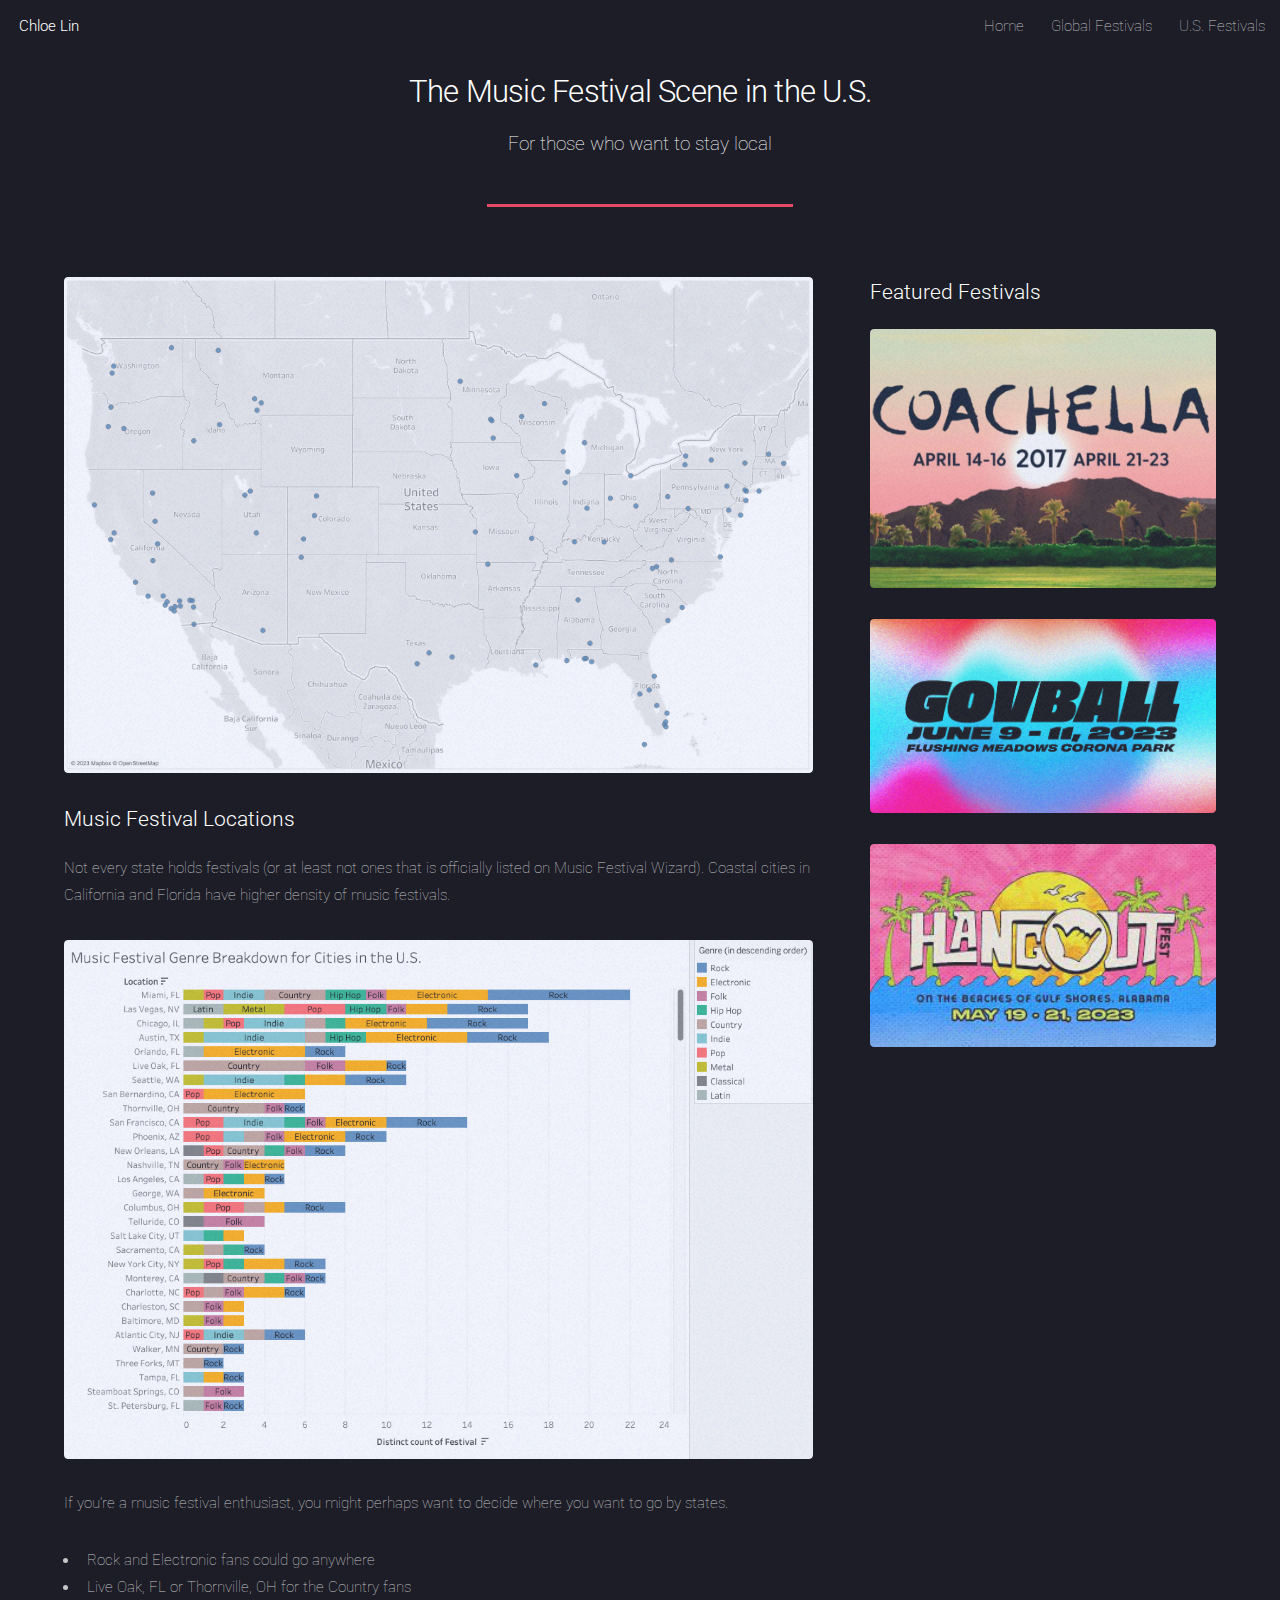
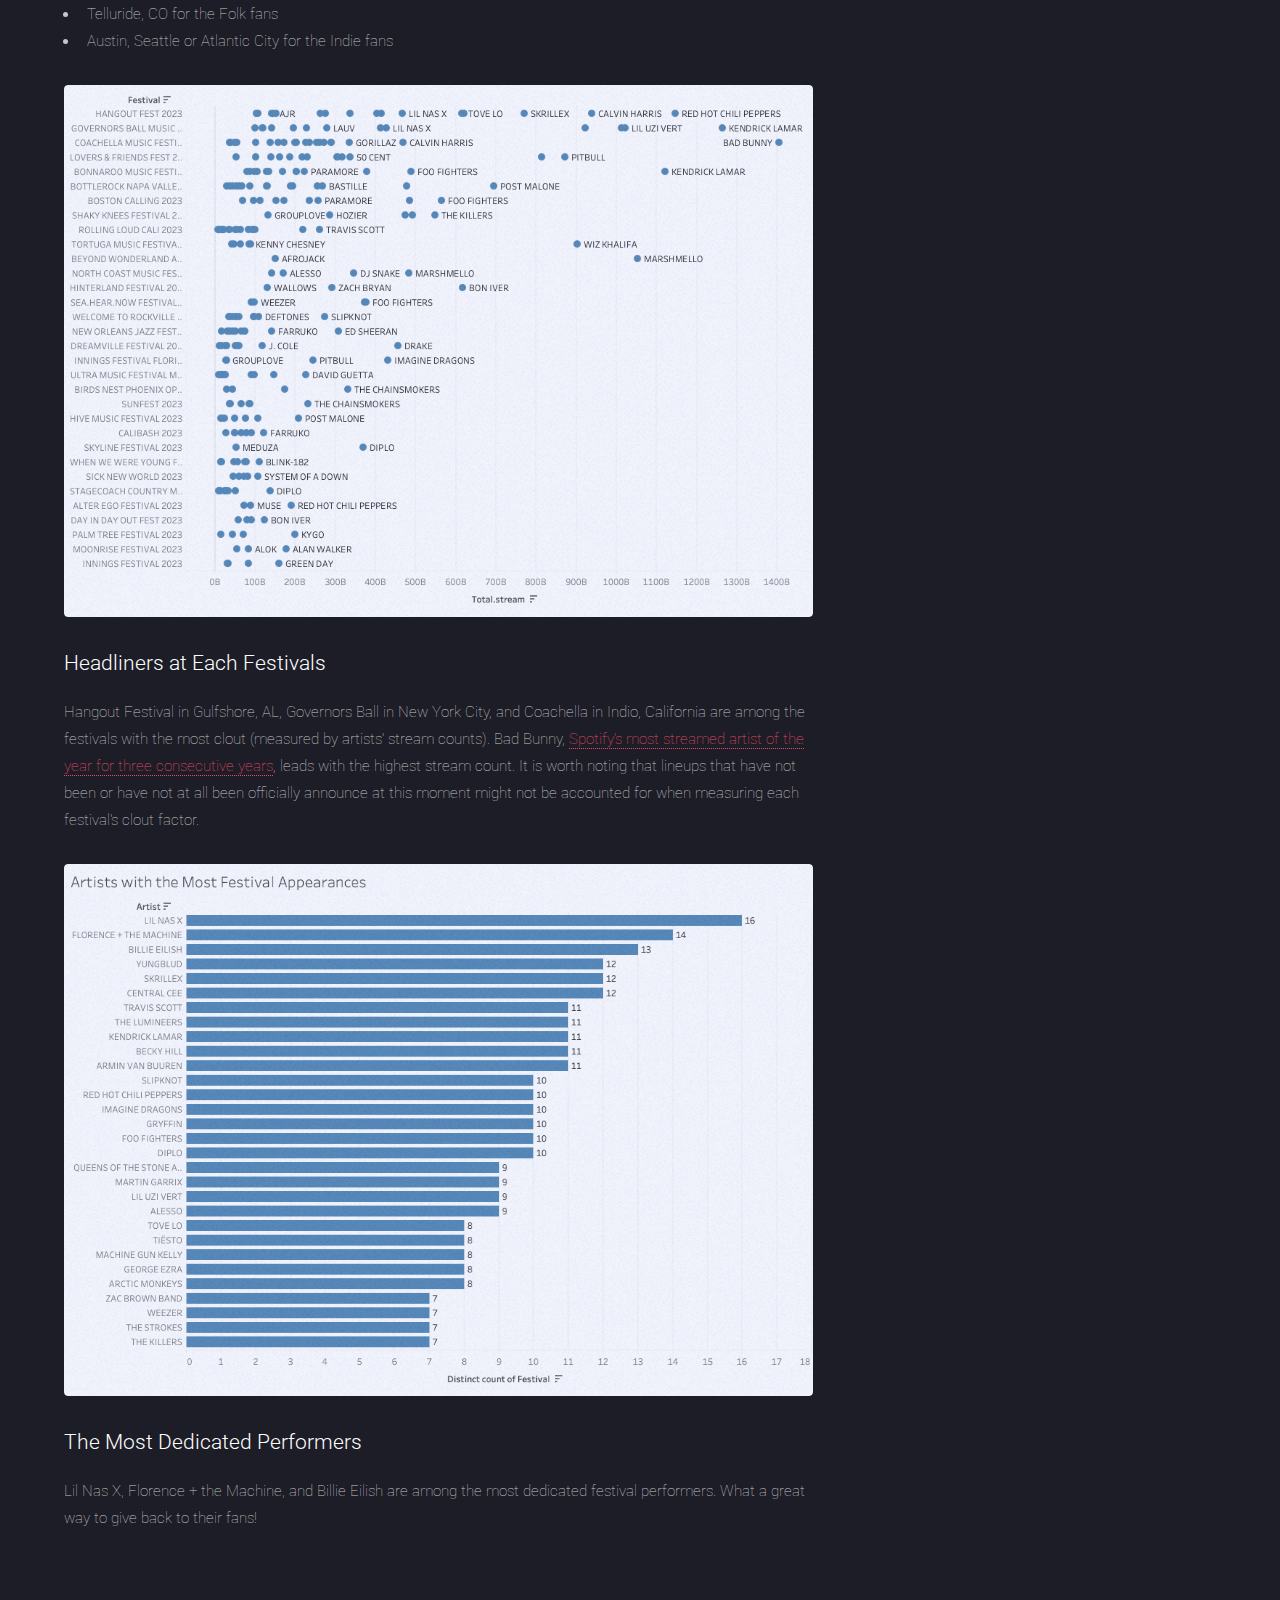
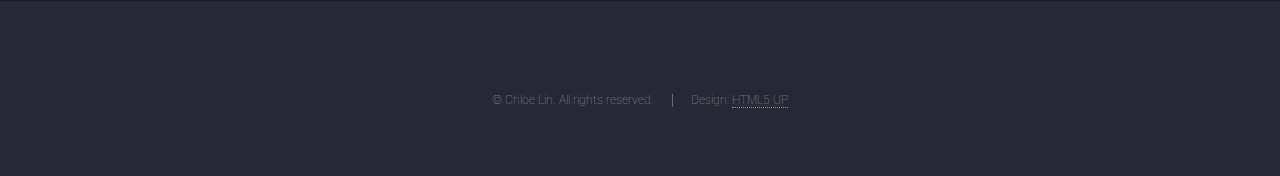
<file: us.html>
<!DOCTYPE HTML>
<!--
	Landed by HTML5 UP
	html5up.net | @ajlkn
	Free for personal and commercial use under the CCA 3.0 license (html5up.net/license)
-->
<html>
	<head>
		<title>2023 Music Festival Guide</title>
		<meta charset="utf-8" />
		<meta name="viewport" content="width=device-width, initial-scale=1, user-scalable=no" />
		<link rel="stylesheet" href="assets/css/main.css" />
		<noscript><link rel="stylesheet" href="assets/css/noscript.css" /></noscript>
	</head>
	<body class="is-preload landing">
		<div id="page-wrapper">

			<!-- Header -->
			<header id="header">
				<h1 id="logo"><a href="">Chloe Lin</a></h1>
				<nav id="nav">
					<ul>
						<li><a href="index.html">Home</a></li>
						<li>
							<a href="global.html">Global Festivals</a>
							<!-- <ul>
								<li><a href="global.html">Global Spotlight</a></li>
								<li><a href="us.html">U.S. Spotlight</a></li>
								<li><a href="no-sidebar.html">Planning Your Trip</a></li>
							</ul> -->
						</li>
						<li><a href="us.html">U.S. Festivals</a></li>
					</ul>
				</nav>
			</header>

			<!-- Main -->
				<div id="main" class="wrapper style1">
					<div class="container">
						<header class="major">
							<h2>The Music Festival Scene in the U.S.</h2>
							<p>For those who want to stay local</p>
						</header>
						<div class="row gtr-150">
							<div class="col-8 col-12-medium">

								<!-- Content -->
									<section id="content">
										<a href="#" class="image fit"><img src="images/graph7.png" alt="" /></a>
										<h3>Music Festival Locations</h3>
										<p>Not every state holds festivals (or at least not ones that is officially listed on Music Festival Wizard). 
											Coastal cities in California and Florida have higher density of music festivals. 
										</p>
										<a href="#" class="image fit"><img src="images/graph8.png" alt="" /></a>
										<p>If you're a music festival enthusiast, you might perhaps want to decide where you want to go by states.
										</p>
										<ul>
											<li>Rock and Electronic fans could go anywhere</li>
											<li>Live Oak, FL or Thornville, OH for the Country fans</li>
											<li>Telluride, CO for the Folk fans</li>
											<li>Austin, Seattle or Atlantic City for the Indie fans</li>
										</ul>
										<a href="#" class="image fit"><img src="images/graph9.png" alt="" /></a>
										<h3>Headliners at Each Festivals</h3>
										<p> Hangout Festival in Gulfshore, AL, Governors Ball in New York City, and Coachella in Indio, California are among the festivals with the most clout (measured by artists' stream counts). 
											Bad Bunny, <a href="https://www.rollingstone.com/music/music-latin/bad-bunny-spotify-most-streamed-artists-2022-1234638759/">Spotify's most streamed artist of the year for three consecutive years</a>, leads with the highest stream count. 
											It is worth noting that lineups that have not been or have not at all been officially announce at this moment might not be accounted for when measuring each festival's clout factor.
										</p>
										<a href="#" class="image fit"><img src="images/graph10.png" alt="" /></a>
										<h3>The Most Dedicated Performers</h3>
										<p> Lil Nas X, Florence + the Machine, and Billie Eilish are among the most dedicated festival performers.  
											What a great way to give back to their fans!
										</p>
									</section>

							</div>
							<div class="col-4 col-12-medium">

								<!-- Sidebar -->
									<section id="sidebar">
										<section>
											<h3>Featured Festivals</h3>
											<a href="https://coachella.com" class="image fit"><img src="images/coachella2.jpg" alt="" /></a>
											<!-- <p>Coachella Valley Music and Arts Festival</p>
											<footer>
											</footer>
										</section>
										<hr />
										<section> -->
											<a href="https://www.governorsballmusicfestival.com" class="image fit"><img src="images/govball.jpg" alt="" /></a>
											<!-- <h3>Amet Lorem Tempus</h3>
											<p>Sed tristique purus vitae volutpat commodo suscipit amet sed nibh. Proin a ullamcorper sed blandit. Sed tristique purus vitae volutpat commodo suscipit ullamcorper sed blandit lorem ipsum dolore.</p>
											<footer>
												<ul class="actions">
													<li><a href="#" class="button">Learn More</a></li>
												</ul> -->
											<a href="https://www.hangoutmusicfest.com" class="image fit"><img src="images/hangoutfest.jpeg" alt="" /></a>
										
											</footer>
										</section>
									</section>

							</div>
						</div>
					</div>
				</div>

			<!-- Footer -->
				<footer id="footer">
					<ul class="copyright">
						<li>&copy; Chloe Lin. All rights reserved.</li><li>Design: <a href="http://html5up.net">HTML5 UP</a></li>
					</ul>
				</footer>

		</div>

		<!-- Scripts -->
			<script src="assets/js/jquery.min.js"></script>
			<script src="assets/js/jquery.scrolly.min.js"></script>
			<script src="assets/js/jquery.dropotron.min.js"></script>
			<script src="assets/js/jquery.scrollex.min.js"></script>
			<script src="assets/js/browser.min.js"></script>
			<script src="assets/js/breakpoints.min.js"></script>
			<script src="assets/js/util.js"></script>
			<script src="assets/js/main.js"></script>

	</body>
</html>
</file>
<file: assets/css/noscript.css>
/*
	Landed by HTML5 UP
	html5up.net | @ajlkn
	Free for personal and commercial use under the CCA 3.0 license (html5up.net/license)
*/

/* Loader */

	body.landing.is-preload:before {
		display: none;
	}

	body.landing.is-preload:after {
		display: none;
	}
</file>
<file: assets/css/main.css>
@import url("fontawesome-all.min.css");
@import url("https://fonts.googleapis.com/css?family=Roboto:100,300,100italic,300italic");

/*
	Landed by HTML5 UP
	html5up.net | @ajlkn
	Free for personal and commercial use under the CCA 3.0 license (html5up.net/license)
*/

html, body, div, span, applet, object,
iframe, h1, h2, h3, h4, h5, h6, p, blockquote,
pre, a, abbr, acronym, address, big, cite,
code, del, dfn, em, img, ins, kbd, q, s, samp,
small, strike, strong, sub, sup, tt, var, b,
u, i, center, dl, dt, dd, ol, ul, li, fieldset,
form, label, legend, table, caption, tbody,
tfoot, thead, tr, th, td, article, aside,
canvas, details, embed, figure, figcaption,
footer, header, hgroup, menu, nav, output, ruby,
section, summary, time, mark, audio, video {
	margin: 0;
	padding: 0;
	border: 0;
	font-size: 100%;
	font: inherit;
	vertical-align: baseline;}

article, aside, details, figcaption, figure,
footer, header, hgroup, menu, nav, section {
	display: block;}

body {
	line-height: 1;
}

ol, ul {
	list-style: none;
}

blockquote, q {
	quotes: none;
}

	blockquote:before, blockquote:after, q:before, q:after {
		content: '';
		content: none;
	}

table {
	border-collapse: collapse;
	border-spacing: 0;
}

body {
	-webkit-text-size-adjust: none;
}

mark {
	background-color: transparent;
	color: inherit;
}

input::-moz-focus-inner {
	border: 0;
	padding: 0;
}

input, select, textarea {
	-moz-appearance: none;
	-webkit-appearance: none;
	-ms-appearance: none;
	appearance: none;
}

/* Basic */

	html {
		box-sizing: border-box;
	}

	*, *:before, *:after {
		box-sizing: inherit;
	}

	html, body {
		background: #1c1d26;
	}

	body.is-preload *, body.is-preload *:before, body.is-preload *:after {
		-moz-animation: none !important;
		-webkit-animation: none !important;
		-ms-animation: none !important;
		animation: none !important;
		-moz-transition: none !important;
		-webkit-transition: none !important;
		-ms-transition: none !important;
		transition: none !important;
	}

	body, input, select, textarea {
		color: rgba(255, 255, 255, 0.75);
		font-family: "Roboto", Helvetica, sans-serif;
		font-size: 15pt;
		font-weight: 100;
		line-height: 1.75em;
	}

	a {
		-moz-transition: border-color 0.2s ease-in-out, color 0.2s ease-in-out;
		-webkit-transition: border-color 0.2s ease-in-out, color 0.2s ease-in-out;
		-ms-transition: border-color 0.2s ease-in-out, color 0.2s ease-in-out;
		transition: border-color 0.2s ease-in-out, color 0.2s ease-in-out;
		border-bottom: dotted 1px;
		color: #e44c65;
		text-decoration: none;
	}

		a:hover {
			color: #e44c65 !important;
			border-bottom-color: transparent;
		}

	strong, b {
		color: #ffffff;
		font-weight: 300;
	}

	em, i {
		font-style: italic;
	}

	p {
		margin: 0 0 2em 0;
	}

	h1, h2, h3, h4, h5, h6 {
		color: #ffffff;
		font-weight: 300;
		line-height: 1em;
		margin: 0 0 1em 0;
	}

		h1 a, h2 a, h3 a, h4 a, h5 a, h6 a {
			color: inherit;
			border: 0;
		}

	h2 {
		font-size: 2em;
		line-height: 1.5em;
		letter-spacing: -0.025em;
	}

	h3 {
		font-size: 1.35em;
		line-height: 1.5em;
	}

	h4 {
		font-size: 1.1em;
		line-height: 1.5em;
	}

	h5 {
		font-size: 0.9em;
		line-height: 1.5em;
	}

	h6 {
		font-size: 0.7em;
		line-height: 1.5em;
	}

	sub {
		font-size: 0.8em;
		position: relative;
		top: 0.5em;
	}

	sup {
		font-size: 0.8em;
		position: relative;
		top: -0.5em;
	}

	hr {
		border: 0;
		border-bottom: solid 1px rgba(255, 255, 255, 0.3);
		margin: 3em 0;
	}

		hr.major {
			margin: 4em 0;
		}

	blockquote {
		border-left: solid 4px rgba(255, 255, 255, 0.3);
		font-style: italic;
		margin: 0 0 2em 0;
		padding: 0.5em 0 0.5em 2em;
	}

	code {
		background: rgba(255, 255, 255, 0.075);
		border-radius: 4px;
		font-family: "Courier New", monospace;
		font-size: 0.9em;
		margin: 0 0.25em;
		padding: 0.25em 0.65em;
	}

	pre {
		-webkit-overflow-scrolling: touch;
		font-family: "Courier New", monospace;
		font-size: 0.9em;
		margin: 0 0 2em 0;
	}

		pre code {
			display: block;
			line-height: 1.75em;
			padding: 1em 1.5em;
			overflow-x: auto;
		}

	.align-left {
		text-align: left;
	}

	.align-center {
		text-align: center;
	}

	.align-right {
		text-align: right;
	}

/* Loader */

	@-moz-keyframes spinner-show {
		0% {
			opacity: 0;
		}

		100% {
			opacity: 1;
		}
	}

	@-webkit-keyframes spinner-show {
		0% {
			opacity: 0;
		}

		100% {
			opacity: 1;
		}
	}

	@-ms-keyframes spinner-show {
		0% {
			opacity: 0;
		}

		100% {
			opacity: 1;
		}
	}

	@keyframes spinner-show {
		0% {
			opacity: 0;
		}

		100% {
			opacity: 1;
		}
	}

	@-moz-keyframes spinner-hide {
		0% {
			color: rgba(255, 255, 255, 0.15);
			z-index: 100001;
			-moz-transform: scale(1) rotate(0deg);
			-webkit-transform: scale(1) rotate(0deg);
			-ms-transform: scale(1) rotate(0deg);
			transform: scale(1) rotate(0deg);
		}

		99% {
			color: #1c1d26;
			z-index: 100001;
			-moz-transform: scale(0.5) rotate(360deg);
			-webkit-transform: scale(0.5) rotate(360deg);
			-ms-transform: scale(0.5) rotate(360deg);
			transform: scale(0.5) rotate(360deg);
		}

		100% {
			color: #1c1d26;
			z-index: -1;
			-moz-transform: scale(0.5) rotate(360deg);
			-webkit-transform: scale(0.5) rotate(360deg);
			-ms-transform: scale(0.5) rotate(360deg);
			transform: scale(0.5) rotate(360deg);
		}
	}

	@-webkit-keyframes spinner-hide {
		0% {
			color: rgba(255, 255, 255, 0.15);
			z-index: 100001;
			-moz-transform: scale(1) rotate(0deg);
			-webkit-transform: scale(1) rotate(0deg);
			-ms-transform: scale(1) rotate(0deg);
			transform: scale(1) rotate(0deg);
		}

		99% {
			color: #1c1d26;
			z-index: 100001;
			-moz-transform: scale(0.5) rotate(360deg);
			-webkit-transform: scale(0.5) rotate(360deg);
			-ms-transform: scale(0.5) rotate(360deg);
			transform: scale(0.5) rotate(360deg);
		}

		100% {
			color: #1c1d26;
			z-index: -1;
			-moz-transform: scale(0.5) rotate(360deg);
			-webkit-transform: scale(0.5) rotate(360deg);
			-ms-transform: scale(0.5) rotate(360deg);
			transform: scale(0.5) rotate(360deg);
		}
	}

	@-ms-keyframes spinner-hide {
		0% {
			color: rgba(255, 255, 255, 0.15);
			z-index: 100001;
			-moz-transform: scale(1) rotate(0deg);
			-webkit-transform: scale(1) rotate(0deg);
			-ms-transform: scale(1) rotate(0deg);
			transform: scale(1) rotate(0deg);
		}

		99% {
			color: #1c1d26;
			z-index: 100001;
			-moz-transform: scale(0.5) rotate(360deg);
			-webkit-transform: scale(0.5) rotate(360deg);
			-ms-transform: scale(0.5) rotate(360deg);
			transform: scale(0.5) rotate(360deg);
		}

		100% {
			color: #1c1d26;
			z-index: -1;
			-moz-transform: scale(0.5) rotate(360deg);
			-webkit-transform: scale(0.5) rotate(360deg);
			-ms-transform: scale(0.5) rotate(360deg);
			transform: scale(0.5) rotate(360deg);
		}
	}

	@keyframes spinner-hide {
		0% {
			color: rgba(255, 255, 255, 0.15);
			z-index: 100001;
			-moz-transform: scale(1) rotate(0deg);
			-webkit-transform: scale(1) rotate(0deg);
			-ms-transform: scale(1) rotate(0deg);
			transform: scale(1) rotate(0deg);
		}

		99% {
			color: #1c1d26;
			z-index: 100001;
			-moz-transform: scale(0.5) rotate(360deg);
			-webkit-transform: scale(0.5) rotate(360deg);
			-ms-transform: scale(0.5) rotate(360deg);
			transform: scale(0.5) rotate(360deg);
		}

		100% {
			color: #1c1d26;
			z-index: -1;
			-moz-transform: scale(0.5) rotate(360deg);
			-webkit-transform: scale(0.5) rotate(360deg);
			-ms-transform: scale(0.5) rotate(360deg);
			transform: scale(0.5) rotate(360deg);
		}
	}

	@-moz-keyframes spinner-rotate {
		0% {
			-moz-transform: scale(1) rotate(0deg);
			-webkit-transform: scale(1) rotate(0deg);
			-ms-transform: scale(1) rotate(0deg);
			transform: scale(1) rotate(0deg);
		}

		100% {
			-moz-transform: scale(1) rotate(360deg);
			-webkit-transform: scale(1) rotate(360deg);
			-ms-transform: scale(1) rotate(360deg);
			transform: scale(1) rotate(360deg);
		}
	}

	@-webkit-keyframes spinner-rotate {
		0% {
			-moz-transform: scale(1) rotate(0deg);
			-webkit-transform: scale(1) rotate(0deg);
			-ms-transform: scale(1) rotate(0deg);
			transform: scale(1) rotate(0deg);
		}

		100% {
			-moz-transform: scale(1) rotate(360deg);
			-webkit-transform: scale(1) rotate(360deg);
			-ms-transform: scale(1) rotate(360deg);
			transform: scale(1) rotate(360deg);
		}
	}

	@-ms-keyframes spinner-rotate {
		0% {
			-moz-transform: scale(1) rotate(0deg);
			-webkit-transform: scale(1) rotate(0deg);
			-ms-transform: scale(1) rotate(0deg);
			transform: scale(1) rotate(0deg);
		}

		100% {
			-moz-transform: scale(1) rotate(360deg);
			-webkit-transform: scale(1) rotate(360deg);
			-ms-transform: scale(1) rotate(360deg);
			transform: scale(1) rotate(360deg);
		}
	}

	@keyframes spinner-rotate {
		0% {
			-moz-transform: scale(1) rotate(0deg);
			-webkit-transform: scale(1) rotate(0deg);
			-ms-transform: scale(1) rotate(0deg);
			transform: scale(1) rotate(0deg);
		}

		100% {
			-moz-transform: scale(1) rotate(360deg);
			-webkit-transform: scale(1) rotate(360deg);
			-ms-transform: scale(1) rotate(360deg);
			transform: scale(1) rotate(360deg);
		}
	}

	@-moz-keyframes overlay-hide {
		0% {
			opacity: 1;
			z-index: 100000;
		}

		15% {
			opacity: 1;
			z-index: 100000;
		}

		99% {
			opacity: 0;
			z-index: 100000;
		}

		100% {
			opacity: 0;
			z-index: -1;
		}
	}

	@-webkit-keyframes overlay-hide {
		0% {
			opacity: 1;
			z-index: 100000;
		}

		15% {
			opacity: 1;
			z-index: 100000;
		}

		99% {
			opacity: 0;
			z-index: 100000;
		}

		100% {
			opacity: 0;
			z-index: -1;
		}
	}

	@-ms-keyframes overlay-hide {
		0% {
			opacity: 1;
			z-index: 100000;
		}

		15% {
			opacity: 1;
			z-index: 100000;
		}

		99% {
			opacity: 0;
			z-index: 100000;
		}

		100% {
			opacity: 0;
			z-index: -1;
		}
	}

	@keyframes overlay-hide {
		0% {
			opacity: 1;
			z-index: 100000;
		}

		15% {
			opacity: 1;
			z-index: 100000;
		}

		99% {
			opacity: 0;
			z-index: 100000;
		}

		100% {
			opacity: 0;
			z-index: -1;
		}
	}

	body.landing {
		text-decoration: none;
	}

		body.landing:before {
			-moz-osx-font-smoothing: grayscale;
			-webkit-font-smoothing: antialiased;
			display: inline-block;
			font-style: normal;
			font-variant: normal;
			text-rendering: auto;
			line-height: 1;
			text-transform: none !important;
			font-family: 'Font Awesome 5 Free';
			font-weight: 900;
		}

		body.landing:before {
			-moz-animation: spinner-show 1.5s 1 0.25s ease forwards, spinner-hide 0.25s ease-in-out forwards !important;
			-webkit-animation: spinner-show 1.5s 1 0.25s ease forwards, spinner-hide 0.25s ease-in-out forwards !important;
			-ms-animation: spinner-show 1.5s 1 0.25s ease forwards, spinner-hide 0.25s ease-in-out forwards !important;
			animation: spinner-show 1.5s 1 0.25s ease forwards, spinner-hide 0.25s ease-in-out forwards !important;
			-moz-transform-origin: 50% 50%;
			-webkit-transform-origin: 50% 50%;
			-ms-transform-origin: 50% 50%;
			transform-origin: 50% 50%;
			color: rgba(255, 255, 255, 0.15);
			content: '\f1ce';
			cursor: default;
			display: block;
			font-size: 2em;
			height: 2em;
			left: 50%;
			line-height: 2em;
			margin: -1em 0 0 -1em;
			opacity: 0;
			position: fixed;
			text-align: center;
			top: 50%;
			width: 2em;
			z-index: -1;
		}

		body.landing:after {
			-moz-animation: overlay-hide 1.5s ease-in forwards !important;
			-webkit-animation: overlay-hide 1.5s ease-in forwards !important;
			-ms-animation: overlay-hide 1.5s ease-in forwards !important;
			animation: overlay-hide 1.5s ease-in forwards !important;
			background: #1c1d26;
			content: '';
			display: block;
			height: 100%;
			left: 0;
			opacity: 0;
			position: fixed;
			top: 0;
			width: 100%;
			z-index: -1;
		}

		body.landing.is-preload:before {
			-moz-animation: spinner-show 1.5s 1 0.25s ease forwards, spinner-rotate 0.75s infinite linear !important;
			-webkit-animation: spinner-show 1.5s 1 0.25s ease forwards, spinner-rotate 0.75s infinite linear !important;
			-ms-animation: spinner-show 1.5s 1 0.25s ease forwards, spinner-rotate 0.75s infinite linear !important;
			animation: spinner-show 1.5s 1 0.25s ease forwards, spinner-rotate 0.75s infinite linear !important;
			z-index: 100001;
		}

		body.landing.is-preload:after {
			-moz-animation: none !important;
			-webkit-animation: none !important;
			-ms-animation: none !important;
			animation: none !important;
			opacity: 1;
			z-index: 100000;
		}

	@media (-webkit-min-device-pixel-ratio: 2) {

		body.landing:before {
			line-height: 2.025em;
		}

	}

/* Container */

	.container {
		margin: 0 auto;
		max-width: calc(100% - 4em);
		width: 70em;
	}

		.container.xsmall {
			width: 17.5em;
		}

		.container.small {
			width: 35em;
		}

		.container.medium {
			width: 52.5em;
		}

		.container.large {
			width: 87.5em;
		}

		.container.xlarge {
			width: 105em;
		}

		.container.max {
			width: 100%;
		}

		@media screen and (max-width: 1280px) {

			.container {
				width: 90%;
				max-width: 100%;
			}

		}

		@media screen and (max-width: 980px) {

			.container {
				width: 100% !important;
			}

		}

/* Row */

	.row {
		display: flex;
		flex-wrap: wrap;
		box-sizing: border-box;
		align-items: stretch;
	}

		.row > * {
			box-sizing: border-box;
		}

		.row.gtr-uniform > * > :last-child {
			margin-bottom: 0;
		}

		.row.aln-left {
			justify-content: flex-start;
		}

		.row.aln-center {
			justify-content: center;
		}

		.row.aln-right {
			justify-content: flex-end;
		}

		.row.aln-top {
			align-items: flex-start;
		}

		.row.aln-middle {
			align-items: center;
		}

		.row.aln-bottom {
			align-items: flex-end;
		}

		.row > .imp {
			order: -1;
		}

		.row > .col-1 {
			width: 8.33333%;
		}

		.row > .off-1 {
			margin-left: 8.33333%;
		}

		.row > .col-2 {
			width: 16.66667%;
		}

		.row > .off-2 {
			margin-left: 16.66667%;
		}

		.row > .col-3 {
			width: 25%;
		}

		.row > .off-3 {
			margin-left: 25%;
		}

		.row > .col-4 {
			width: 33.33333%;
		}

		.row > .off-4 {
			margin-left: 33.33333%;
		}

		.row > .col-5 {
			width: 41.66667%;
		}

		.row > .off-5 {
			margin-left: 41.66667%;
		}

		.row > .col-6 {
			width: 50%;
		}

		.row > .off-6 {
			margin-left: 50%;
		}

		.row > .col-7 {
			width: 58.33333%;
		}

		.row > .off-7 {
			margin-left: 58.33333%;
		}

		.row > .col-8 {
			width: 66.66667%;
		}

		.row > .off-8 {
			margin-left: 66.66667%;
		}

		.row > .col-9 {
			width: 75%;
		}

		.row > .off-9 {
			margin-left: 75%;
		}

		.row > .col-10 {
			width: 83.33333%;
		}

		.row > .off-10 {
			margin-left: 83.33333%;
		}

		.row > .col-11 {
			width: 91.66667%;
		}

		.row > .off-11 {
			margin-left: 91.66667%;
		}

		.row > .col-12 {
			width: 100%;
		}

		.row > .off-12 {
			margin-left: 100%;
		}

		.row.gtr-0 {
			margin-top: 0;
			margin-left: 0em;
		}

			.row.gtr-0 > * {
				padding: 0 0 0 0em;
			}

			.row.gtr-0.gtr-uniform {
				margin-top: 0em;
			}

				.row.gtr-0.gtr-uniform > * {
					padding-top: 0em;
				}

		.row.gtr-25 {
			margin-top: 0;
			margin-left: -0.625em;
		}

			.row.gtr-25 > * {
				padding: 0 0 0 0.625em;
			}

			.row.gtr-25.gtr-uniform {
				margin-top: -0.625em;
			}

				.row.gtr-25.gtr-uniform > * {
					padding-top: 0.625em;
				}

		.row.gtr-50 {
			margin-top: 0;
			margin-left: -1.25em;
		}

			.row.gtr-50 > * {
				padding: 0 0 0 1.25em;
			}

			.row.gtr-50.gtr-uniform {
				margin-top: -1.25em;
			}

				.row.gtr-50.gtr-uniform > * {
					padding-top: 1.25em;
				}

		.row {
			margin-top: 0;
			margin-left: -2.5em;
		}

			.row > * {
				padding: 0 0 0 2.5em;
			}

			.row.gtr-uniform {
				margin-top: -2.5em;
			}

				.row.gtr-uniform > * {
					padding-top: 2.5em;
				}

		.row.gtr-150 {
			margin-top: 0;
			margin-left: -3.75em;
		}

			.row.gtr-150 > * {
				padding: 0 0 0 3.75em;
			}

			.row.gtr-150.gtr-uniform {
				margin-top: -3.75em;
			}

				.row.gtr-150.gtr-uniform > * {
					padding-top: 3.75em;
				}

		.row.gtr-200 {
			margin-top: 0;
			margin-left: -5em;
		}

			.row.gtr-200 > * {
				padding: 0 0 0 5em;
			}

			.row.gtr-200.gtr-uniform {
				margin-top: -5em;
			}

				.row.gtr-200.gtr-uniform > * {
					padding-top: 5em;
				}

		@media screen and (max-width: 1680px) {

			.row {
				display: flex;
				flex-wrap: wrap;
				box-sizing: border-box;
				align-items: stretch;
			}

				.row > * {
					box-sizing: border-box;
				}

				.row.gtr-uniform > * > :last-child {
					margin-bottom: 0;
				}

				.row.aln-left {
					justify-content: flex-start;
				}

				.row.aln-center {
					justify-content: center;
				}

				.row.aln-right {
					justify-content: flex-end;
				}

				.row.aln-top {
					align-items: flex-start;
				}

				.row.aln-middle {
					align-items: center;
				}

				.row.aln-bottom {
					align-items: flex-end;
				}

				.row > .imp-xlarge {
					order: -1;
				}

				.row > .col-1-xlarge {
					width: 8.33333%;
				}

				.row > .off-1-xlarge {
					margin-left: 8.33333%;
				}

				.row > .col-2-xlarge {
					width: 16.66667%;
				}

				.row > .off-2-xlarge {
					margin-left: 16.66667%;
				}

				.row > .col-3-xlarge {
					width: 25%;
				}

				.row > .off-3-xlarge {
					margin-left: 25%;
				}

				.row > .col-4-xlarge {
					width: 33.33333%;
				}

				.row > .off-4-xlarge {
					margin-left: 33.33333%;
				}

				.row > .col-5-xlarge {
					width: 41.66667%;
				}

				.row > .off-5-xlarge {
					margin-left: 41.66667%;
				}

				.row > .col-6-xlarge {
					width: 50%;
				}

				.row > .off-6-xlarge {
					margin-left: 50%;
				}

				.row > .col-7-xlarge {
					width: 58.33333%;
				}

				.row > .off-7-xlarge {
					margin-left: 58.33333%;
				}

				.row > .col-8-xlarge {
					width: 66.66667%;
				}

				.row > .off-8-xlarge {
					margin-left: 66.66667%;
				}

				.row > .col-9-xlarge {
					width: 75%;
				}

				.row > .off-9-xlarge {
					margin-left: 75%;
				}

				.row > .col-10-xlarge {
					width: 83.33333%;
				}

				.row > .off-10-xlarge {
					margin-left: 83.33333%;
				}

				.row > .col-11-xlarge {
					width: 91.66667%;
				}

				.row > .off-11-xlarge {
					margin-left: 91.66667%;
				}

				.row > .col-12-xlarge {
					width: 100%;
				}

				.row > .off-12-xlarge {
					margin-left: 100%;
				}

				.row.gtr-0 {
					margin-top: 0;
					margin-left: 0em;
				}

					.row.gtr-0 > * {
						padding: 0 0 0 0em;
					}

					.row.gtr-0.gtr-uniform {
						margin-top: 0em;
					}

						.row.gtr-0.gtr-uniform > * {
							padding-top: 0em;
						}

				.row.gtr-25 {
					margin-top: 0;
					margin-left: -0.625em;
				}

					.row.gtr-25 > * {
						padding: 0 0 0 0.625em;
					}

					.row.gtr-25.gtr-uniform {
						margin-top: -0.625em;
					}

						.row.gtr-25.gtr-uniform > * {
							padding-top: 0.625em;
						}

				.row.gtr-50 {
					margin-top: 0;
					margin-left: -1.25em;
				}

					.row.gtr-50 > * {
						padding: 0 0 0 1.25em;
					}

					.row.gtr-50.gtr-uniform {
						margin-top: -1.25em;
					}

						.row.gtr-50.gtr-uniform > * {
							padding-top: 1.25em;
						}

				.row {
					margin-top: 0;
					margin-left: -2.5em;
				}

					.row > * {
						padding: 0 0 0 2.5em;
					}

					.row.gtr-uniform {
						margin-top: -2.5em;
					}

						.row.gtr-uniform > * {
							padding-top: 2.5em;
						}

				.row.gtr-150 {
					margin-top: 0;
					margin-left: -3.75em;
				}

					.row.gtr-150 > * {
						padding: 0 0 0 3.75em;
					}

					.row.gtr-150.gtr-uniform {
						margin-top: -3.75em;
					}

						.row.gtr-150.gtr-uniform > * {
							padding-top: 3.75em;
						}

				.row.gtr-200 {
					margin-top: 0;
					margin-left: -5em;
				}

					.row.gtr-200 > * {
						padding: 0 0 0 5em;
					}

					.row.gtr-200.gtr-uniform {
						margin-top: -5em;
					}

						.row.gtr-200.gtr-uniform > * {
							padding-top: 5em;
						}

		}

		@media screen and (max-width: 1280px) {

			.row {
				display: flex;
				flex-wrap: wrap;
				box-sizing: border-box;
				align-items: stretch;
			}

				.row > * {
					box-sizing: border-box;
				}

				.row.gtr-uniform > * > :last-child {
					margin-bottom: 0;
				}

				.row.aln-left {
					justify-content: flex-start;
				}

				.row.aln-center {
					justify-content: center;
				}

				.row.aln-right {
					justify-content: flex-end;
				}

				.row.aln-top {
					align-items: flex-start;
				}

				.row.aln-middle {
					align-items: center;
				}

				.row.aln-bottom {
					align-items: flex-end;
				}

				.row > .imp-large {
					order: -1;
				}

				.row > .col-1-large {
					width: 8.33333%;
				}

				.row > .off-1-large {
					margin-left: 8.33333%;
				}

				.row > .col-2-large {
					width: 16.66667%;
				}

				.row > .off-2-large {
					margin-left: 16.66667%;
				}

				.row > .col-3-large {
					width: 25%;
				}

				.row > .off-3-large {
					margin-left: 25%;
				}

				.row > .col-4-large {
					width: 33.33333%;
				}

				.row > .off-4-large {
					margin-left: 33.33333%;
				}

				.row > .col-5-large {
					width: 41.66667%;
				}

				.row > .off-5-large {
					margin-left: 41.66667%;
				}

				.row > .col-6-large {
					width: 50%;
				}

				.row > .off-6-large {
					margin-left: 50%;
				}

				.row > .col-7-large {
					width: 58.33333%;
				}

				.row > .off-7-large {
					margin-left: 58.33333%;
				}

				.row > .col-8-large {
					width: 66.66667%;
				}

				.row > .off-8-large {
					margin-left: 66.66667%;
				}

				.row > .col-9-large {
					width: 75%;
				}

				.row > .off-9-large {
					margin-left: 75%;
				}

				.row > .col-10-large {
					width: 83.33333%;
				}

				.row > .off-10-large {
					margin-left: 83.33333%;
				}

				.row > .col-11-large {
					width: 91.66667%;
				}

				.row > .off-11-large {
					margin-left: 91.66667%;
				}

				.row > .col-12-large {
					width: 100%;
				}

				.row > .off-12-large {
					margin-left: 100%;
				}

				.row.gtr-0 {
					margin-top: 0;
					margin-left: 0em;
				}

					.row.gtr-0 > * {
						padding: 0 0 0 0em;
					}

					.row.gtr-0.gtr-uniform {
						margin-top: 0em;
					}

						.row.gtr-0.gtr-uniform > * {
							padding-top: 0em;
						}

				.row.gtr-25 {
					margin-top: 0;
					margin-left: -0.625em;
				}

					.row.gtr-25 > * {
						padding: 0 0 0 0.625em;
					}

					.row.gtr-25.gtr-uniform {
						margin-top: -0.625em;
					}

						.row.gtr-25.gtr-uniform > * {
							padding-top: 0.625em;
						}

				.row.gtr-50 {
					margin-top: 0;
					margin-left: -1.25em;
				}

					.row.gtr-50 > * {
						padding: 0 0 0 1.25em;
					}

					.row.gtr-50.gtr-uniform {
						margin-top: -1.25em;
					}

						.row.gtr-50.gtr-uniform > * {
							padding-top: 1.25em;
						}

				.row {
					margin-top: 0;
					margin-left: -2.5em;
				}

					.row > * {
						padding: 0 0 0 2.5em;
					}

					.row.gtr-uniform {
						margin-top: -2.5em;
					}

						.row.gtr-uniform > * {
							padding-top: 2.5em;
						}

				.row.gtr-150 {
					margin-top: 0;
					margin-left: -3.75em;
				}

					.row.gtr-150 > * {
						padding: 0 0 0 3.75em;
					}

					.row.gtr-150.gtr-uniform {
						margin-top: -3.75em;
					}

						.row.gtr-150.gtr-uniform > * {
							padding-top: 3.75em;
						}

				.row.gtr-200 {
					margin-top: 0;
					margin-left: -5em;
				}

					.row.gtr-200 > * {
						padding: 0 0 0 5em;
					}

					.row.gtr-200.gtr-uniform {
						margin-top: -5em;
					}

						.row.gtr-200.gtr-uniform > * {
							padding-top: 5em;
						}

		}

		@media screen and (max-width: 980px) {

			.row {
				display: flex;
				flex-wrap: wrap;
				box-sizing: border-box;
				align-items: stretch;
			}

				.row > * {
					box-sizing: border-box;
				}

				.row.gtr-uniform > * > :last-child {
					margin-bottom: 0;
				}

				.row.aln-left {
					justify-content: flex-start;
				}

				.row.aln-center {
					justify-content: center;
				}

				.row.aln-right {
					justify-content: flex-end;
				}

				.row.aln-top {
					align-items: flex-start;
				}

				.row.aln-middle {
					align-items: center;
				}

				.row.aln-bottom {
					align-items: flex-end;
				}

				.row > .imp-medium {
					order: -1;
				}

				.row > .col-1-medium {
					width: 8.33333%;
				}

				.row > .off-1-medium {
					margin-left: 8.33333%;
				}

				.row > .col-2-medium {
					width: 16.66667%;
				}

				.row > .off-2-medium {
					margin-left: 16.66667%;
				}

				.row > .col-3-medium {
					width: 25%;
				}

				.row > .off-3-medium {
					margin-left: 25%;
				}

				.row > .col-4-medium {
					width: 33.33333%;
				}

				.row > .off-4-medium {
					margin-left: 33.33333%;
				}

				.row > .col-5-medium {
					width: 41.66667%;
				}

				.row > .off-5-medium {
					margin-left: 41.66667%;
				}

				.row > .col-6-medium {
					width: 50%;
				}

				.row > .off-6-medium {
					margin-left: 50%;
				}

				.row > .col-7-medium {
					width: 58.33333%;
				}

				.row > .off-7-medium {
					margin-left: 58.33333%;
				}

				.row > .col-8-medium {
					width: 66.66667%;
				}

				.row > .off-8-medium {
					margin-left: 66.66667%;
				}

				.row > .col-9-medium {
					width: 75%;
				}

				.row > .off-9-medium {
					margin-left: 75%;
				}

				.row > .col-10-medium {
					width: 83.33333%;
				}

				.row > .off-10-medium {
					margin-left: 83.33333%;
				}

				.row > .col-11-medium {
					width: 91.66667%;
				}

				.row > .off-11-medium {
					margin-left: 91.66667%;
				}

				.row > .col-12-medium {
					width: 100%;
				}

				.row > .off-12-medium {
					margin-left: 100%;
				}

				.row.gtr-0 {
					margin-top: 0;
					margin-left: 0em;
				}

					.row.gtr-0 > * {
						padding: 0 0 0 0em;
					}

					.row.gtr-0.gtr-uniform {
						margin-top: 0em;
					}

						.row.gtr-0.gtr-uniform > * {
							padding-top: 0em;
						}

				.row.gtr-25 {
					margin-top: 0;
					margin-left: -0.625em;
				}

					.row.gtr-25 > * {
						padding: 0 0 0 0.625em;
					}

					.row.gtr-25.gtr-uniform {
						margin-top: -0.625em;
					}

						.row.gtr-25.gtr-uniform > * {
							padding-top: 0.625em;
						}

				.row.gtr-50 {
					margin-top: 0;
					margin-left: -1.25em;
				}

					.row.gtr-50 > * {
						padding: 0 0 0 1.25em;
					}

					.row.gtr-50.gtr-uniform {
						margin-top: -1.25em;
					}

						.row.gtr-50.gtr-uniform > * {
							padding-top: 1.25em;
						}

				.row {
					margin-top: 0;
					margin-left: -2.5em;
				}

					.row > * {
						padding: 0 0 0 2.5em;
					}

					.row.gtr-uniform {
						margin-top: -2.5em;
					}

						.row.gtr-uniform > * {
							padding-top: 2.5em;
						}

				.row.gtr-150 {
					margin-top: 0;
					margin-left: -3.75em;
				}

					.row.gtr-150 > * {
						padding: 0 0 0 3.75em;
					}

					.row.gtr-150.gtr-uniform {
						margin-top: -3.75em;
					}

						.row.gtr-150.gtr-uniform > * {
							padding-top: 3.75em;
						}

				.row.gtr-200 {
					margin-top: 0;
					margin-left: -5em;
				}

					.row.gtr-200 > * {
						padding: 0 0 0 5em;
					}

					.row.gtr-200.gtr-uniform {
						margin-top: -5em;
					}

						.row.gtr-200.gtr-uniform > * {
							padding-top: 5em;
						}

		}

		@media screen and (max-width: 736px) {

			.row {
				display: flex;
				flex-wrap: wrap;
				box-sizing: border-box;
				align-items: stretch;
			}

				.row > * {
					box-sizing: border-box;
				}

				.row.gtr-uniform > * > :last-child {
					margin-bottom: 0;
				}

				.row.aln-left {
					justify-content: flex-start;
				}

				.row.aln-center {
					justify-content: center;
				}

				.row.aln-right {
					justify-content: flex-end;
				}

				.row.aln-top {
					align-items: flex-start;
				}

				.row.aln-middle {
					align-items: center;
				}

				.row.aln-bottom {
					align-items: flex-end;
				}

				.row > .imp-small {
					order: -1;
				}

				.row > .col-1-small {
					width: 8.33333%;
				}

				.row > .off-1-small {
					margin-left: 8.33333%;
				}

				.row > .col-2-small {
					width: 16.66667%;
				}

				.row > .off-2-small {
					margin-left: 16.66667%;
				}

				.row > .col-3-small {
					width: 25%;
				}

				.row > .off-3-small {
					margin-left: 25%;
				}

				.row > .col-4-small {
					width: 33.33333%;
				}

				.row > .off-4-small {
					margin-left: 33.33333%;
				}

				.row > .col-5-small {
					width: 41.66667%;
				}

				.row > .off-5-small {
					margin-left: 41.66667%;
				}

				.row > .col-6-small {
					width: 50%;
				}

				.row > .off-6-small {
					margin-left: 50%;
				}

				.row > .col-7-small {
					width: 58.33333%;
				}

				.row > .off-7-small {
					margin-left: 58.33333%;
				}

				.row > .col-8-small {
					width: 66.66667%;
				}

				.row > .off-8-small {
					margin-left: 66.66667%;
				}

				.row > .col-9-small {
					width: 75%;
				}

				.row > .off-9-small {
					margin-left: 75%;
				}

				.row > .col-10-small {
					width: 83.33333%;
				}

				.row > .off-10-small {
					margin-left: 83.33333%;
				}

				.row > .col-11-small {
					width: 91.66667%;
				}

				.row > .off-11-small {
					margin-left: 91.66667%;
				}

				.row > .col-12-small {
					width: 100%;
				}

				.row > .off-12-small {
					margin-left: 100%;
				}

				.row.gtr-0 {
					margin-top: 0;
					margin-left: 0em;
				}

					.row.gtr-0 > * {
						padding: 0 0 0 0em;
					}

					.row.gtr-0.gtr-uniform {
						margin-top: 0em;
					}

						.row.gtr-0.gtr-uniform > * {
							padding-top: 0em;
						}

				.row.gtr-25 {
					margin-top: 0;
					margin-left: -0.625em;
				}

					.row.gtr-25 > * {
						padding: 0 0 0 0.625em;
					}

					.row.gtr-25.gtr-uniform {
						margin-top: -0.625em;
					}

						.row.gtr-25.gtr-uniform > * {
							padding-top: 0.625em;
						}

				.row.gtr-50 {
					margin-top: 0;
					margin-left: -1.25em;
				}

					.row.gtr-50 > * {
						padding: 0 0 0 1.25em;
					}

					.row.gtr-50.gtr-uniform {
						margin-top: -1.25em;
					}

						.row.gtr-50.gtr-uniform > * {
							padding-top: 1.25em;
						}

				.row {
					margin-top: 0;
					margin-left: -2.5em;
				}

					.row > * {
						padding: 0 0 0 2.5em;
					}

					.row.gtr-uniform {
						margin-top: -2.5em;
					}

						.row.gtr-uniform > * {
							padding-top: 2.5em;
						}

				.row.gtr-150 {
					margin-top: 0;
					margin-left: -3.75em;
				}

					.row.gtr-150 > * {
						padding: 0 0 0 3.75em;
					}

					.row.gtr-150.gtr-uniform {
						margin-top: -3.75em;
					}

						.row.gtr-150.gtr-uniform > * {
							padding-top: 3.75em;
						}

				.row.gtr-200 {
					margin-top: 0;
					margin-left: -5em;
				}

					.row.gtr-200 > * {
						padding: 0 0 0 5em;
					}

					.row.gtr-200.gtr-uniform {
						margin-top: -5em;
					}

						.row.gtr-200.gtr-uniform > * {
							padding-top: 5em;
						}

		}

		@media screen and (max-width: 480px) {

			.row {
				display: flex;
				flex-wrap: wrap;
				box-sizing: border-box;
				align-items: stretch;
			}

				.row > * {
					box-sizing: border-box;
				}

				.row.gtr-uniform > * > :last-child {
					margin-bottom: 0;
				}

				.row.aln-left {
					justify-content: flex-start;
				}

				.row.aln-center {
					justify-content: center;
				}

				.row.aln-right {
					justify-content: flex-end;
				}

				.row.aln-top {
					align-items: flex-start;
				}

				.row.aln-middle {
					align-items: center;
				}

				.row.aln-bottom {
					align-items: flex-end;
				}

				.row > .imp-xsmall {
					order: -1;
				}

				.row > .col-1-xsmall {
					width: 8.33333%;
				}

				.row > .off-1-xsmall {
					margin-left: 8.33333%;
				}

				.row > .col-2-xsmall {
					width: 16.66667%;
				}

				.row > .off-2-xsmall {
					margin-left: 16.66667%;
				}

				.row > .col-3-xsmall {
					width: 25%;
				}

				.row > .off-3-xsmall {
					margin-left: 25%;
				}

				.row > .col-4-xsmall {
					width: 33.33333%;
				}

				.row > .off-4-xsmall {
					margin-left: 33.33333%;
				}

				.row > .col-5-xsmall {
					width: 41.66667%;
				}

				.row > .off-5-xsmall {
					margin-left: 41.66667%;
				}

				.row > .col-6-xsmall {
					width: 50%;
				}

				.row > .off-6-xsmall {
					margin-left: 50%;
				}

				.row > .col-7-xsmall {
					width: 58.33333%;
				}

				.row > .off-7-xsmall {
					margin-left: 58.33333%;
				}

				.row > .col-8-xsmall {
					width: 66.66667%;
				}

				.row > .off-8-xsmall {
					margin-left: 66.66667%;
				}

				.row > .col-9-xsmall {
					width: 75%;
				}

				.row > .off-9-xsmall {
					margin-left: 75%;
				}

				.row > .col-10-xsmall {
					width: 83.33333%;
				}

				.row > .off-10-xsmall {
					margin-left: 83.33333%;
				}

				.row > .col-11-xsmall {
					width: 91.66667%;
				}

				.row > .off-11-xsmall {
					margin-left: 91.66667%;
				}

				.row > .col-12-xsmall {
					width: 100%;
				}

				.row > .off-12-xsmall {
					margin-left: 100%;
				}

				.row.gtr-0 {
					margin-top: 0;
					margin-left: 0em;
				}

					.row.gtr-0 > * {
						padding: 0 0 0 0em;
					}

					.row.gtr-0.gtr-uniform {
						margin-top: 0em;
					}

						.row.gtr-0.gtr-uniform > * {
							padding-top: 0em;
						}

				.row.gtr-25 {
					margin-top: 0;
					margin-left: -0.625em;
				}

					.row.gtr-25 > * {
						padding: 0 0 0 0.625em;
					}

					.row.gtr-25.gtr-uniform {
						margin-top: -0.625em;
					}

						.row.gtr-25.gtr-uniform > * {
							padding-top: 0.625em;
						}

				.row.gtr-50 {
					margin-top: 0;
					margin-left: -1.25em;
				}

					.row.gtr-50 > * {
						padding: 0 0 0 1.25em;
					}

					.row.gtr-50.gtr-uniform {
						margin-top: -1.25em;
					}

						.row.gtr-50.gtr-uniform > * {
							padding-top: 1.25em;
						}

				.row {
					margin-top: 0;
					margin-left: -2.5em;
				}

					.row > * {
						padding: 0 0 0 2.5em;
					}

					.row.gtr-uniform {
						margin-top: -2.5em;
					}

						.row.gtr-uniform > * {
							padding-top: 2.5em;
						}

				.row.gtr-150 {
					margin-top: 0;
					margin-left: -3.75em;
				}

					.row.gtr-150 > * {
						padding: 0 0 0 3.75em;
					}

					.row.gtr-150.gtr-uniform {
						margin-top: -3.75em;
					}

						.row.gtr-150.gtr-uniform > * {
							padding-top: 3.75em;
						}

				.row.gtr-200 {
					margin-top: 0;
					margin-left: -5em;
				}

					.row.gtr-200 > * {
						padding: 0 0 0 5em;
					}

					.row.gtr-200.gtr-uniform {
						margin-top: -5em;
					}

						.row.gtr-200.gtr-uniform > * {
							padding-top: 5em;
						}

		}

/* Section/Article */

	section.special, article.special {
		text-align: center;
	}

	header p {
		color: #ffffff;
		position: relative;
		margin: 0 0 1.5em 0;
	}

	header h2 + p {
		font-size: 1.25em;
		margin-top: -1em;
		line-height: 1.75em;
	}

	header h3 + p {
		font-size: 1.1em;
		margin-top: -0.8em;
		line-height: 1.75em;
	}

	header h4 + p,
	header h5 + p,
	header h6 + p {
		font-size: 0.9em;
		margin-top: -0.6em;
		line-height: 1.5em;
	}

	header.major {
		margin: 0 0 4em 0;
		position: relative;
		text-align: center;
	}

		header.major:after {
			background: #e44c65;
			content: '';
			display: inline-block;
			height: 0.2em;
			max-width: 20em;
			width: 75%;
		}

	footer.major {
		margin: 4em 0 0 0;
	}

/* Form */

	form {
		margin: 0 0 2em 0;
	}

		form.cta {
			max-width: 35em;
			margin-left: auto;
			margin-right: auto;
		}

	label {
		color: #ffffff;
		display: block;
		font-size: 0.9em;
		font-weight: 300;
		margin: 0 0 1em 0;
	}

	input[type="text"],
	input[type="password"],
	input[type="email"],
	select,
	textarea {
		-moz-appearance: none;
		-webkit-appearance: none;
		-ms-appearance: none;
		appearance: none;
		-moz-transition: border-color 0.2s ease-in-out;
		-webkit-transition: border-color 0.2s ease-in-out;
		-ms-transition: border-color 0.2s ease-in-out;
		transition: border-color 0.2s ease-in-out;
		background: transparent;
		border-radius: 4px;
		border: solid 1px rgba(255, 255, 255, 0.3);
		color: inherit;
		display: block;
		outline: 0;
		padding: 0 1em;
		text-decoration: none;
		width: 100%;
	}

		input[type="text"]:invalid,
		input[type="password"]:invalid,
		input[type="email"]:invalid,
		select:invalid,
		textarea:invalid {
			box-shadow: none;
		}

		input[type="text"]:focus,
		input[type="password"]:focus,
		input[type="email"]:focus,
		select:focus,
		textarea:focus {
			border-color: #e44c65;
		}

	select {
		background-image: url("data:image/svg+xml;charset=utf8,%3Csvg xmlns='http://www.w3.org/2000/svg' width='40' height='40' preserveAspectRatio='none' viewBox='0 0 40 40'%3E%3Cpath d='M9.4,12.3l10.4,10.4l10.4-10.4c0.2-0.2,0.5-0.4,0.9-0.4c0.3,0,0.6,0.1,0.9,0.4l3.3,3.3c0.2,0.2,0.4,0.5,0.4,0.9 c0,0.4-0.1,0.6-0.4,0.9L20.7,31.9c-0.2,0.2-0.5,0.4-0.9,0.4c-0.3,0-0.6-0.1-0.9-0.4L4.3,17.3c-0.2-0.2-0.4-0.5-0.4-0.9 c0-0.4,0.1-0.6,0.4-0.9l3.3-3.3c0.2-0.2,0.5-0.4,0.9-0.4S9.1,12.1,9.4,12.3z' fill='rgba(255, 255, 255, 0.3)' /%3E%3C/svg%3E");
		background-size: 1.25rem;
		background-repeat: no-repeat;
		background-position: calc(100% - 1rem) center;
		height: 3em;
		padding-right: 3em;
		text-overflow: ellipsis;
	}

		select option {
			color: #ffffff;
			background: #1c1d26;
		}

		select:focus::-ms-value {
			background-color: transparent;
		}

		select::-ms-expand {
			display: none;
		}

	input[type="text"],
	input[type="password"],
	input[type="email"],
	select {
		height: 3em;
	}

	textarea {
		padding: 0.75em 1em;
	}

	input[type="checkbox"],
	input[type="radio"] {
		-moz-appearance: none;
		-webkit-appearance: none;
		-ms-appearance: none;
		appearance: none;
		display: block;
		float: left;
		margin-right: -2em;
		opacity: 0;
		width: 1em;
		z-index: -1;
	}

		input[type="checkbox"] + label,
		input[type="radio"] + label {
			text-decoration: none;
			color: rgba(255, 255, 255, 0.75);
			cursor: pointer;
			display: inline-block;
			font-size: 1em;
			font-weight: 100;
			padding-left: 2.55em;
			padding-right: 0.75em;
			position: relative;
		}

			input[type="checkbox"] + label:before,
			input[type="radio"] + label:before {
				-moz-osx-font-smoothing: grayscale;
				-webkit-font-smoothing: antialiased;
				display: inline-block;
				font-style: normal;
				font-variant: normal;
				text-rendering: auto;
				line-height: 1;
				text-transform: none !important;
				font-family: 'Font Awesome 5 Free';
				font-weight: 900;
			}

			input[type="checkbox"] + label:before,
			input[type="radio"] + label:before {
				border-radius: 4px;
				border: solid 1px rgba(255, 255, 255, 0.3);
				content: '';
				display: inline-block;
				font-size: 0.8em;
				height: 2.25em;
				left: 0;
				line-height: 2.25em;
				position: absolute;
				text-align: center;
				top: 0;
				width: 2.25em;
			}

		input[type="checkbox"]:checked + label:before,
		input[type="radio"]:checked + label:before {
			background: rgba(255, 255, 255, 0.25);
			color: #ffffff;
			content: '\f00c';
		}

		input[type="checkbox"]:focus + label:before,
		input[type="radio"]:focus + label:before {
			border-color: #e44c65;
		}

	input[type="checkbox"] + label:before {
		border-radius: 4px;
	}

	input[type="radio"] + label:before {
		border-radius: 100%;
	}

	::-webkit-input-placeholder {
		color: rgba(255, 255, 255, 0.5) !important;
		opacity: 1.0;
	}

	:-moz-placeholder {
		color: rgba(255, 255, 255, 0.5) !important;
		opacity: 1.0;
	}

	::-moz-placeholder {
		color: rgba(255, 255, 255, 0.5) !important;
		opacity: 1.0;
	}

	:-ms-input-placeholder {
		color: rgba(255, 255, 255, 0.5) !important;
		opacity: 1.0;
	}

/* Box */

	.box {
		border-radius: 4px;
		border: solid 1px rgba(255, 255, 255, 0.3);
		margin-bottom: 2em;
		padding: 1.5em;
	}

		.box > :last-child,
		.box > :last-child > :last-child,
		.box > :last-child > :last-child > :last-child {
			margin-bottom: 0;
		}

		.box.alt {
			border: 0;
			border-radius: 0;
			padding: 0;
		}

/* Icon */

	.icon {
		text-decoration: none;
		border-bottom: none;
		position: relative;
	}

		.icon:before {
			-moz-osx-font-smoothing: grayscale;
			-webkit-font-smoothing: antialiased;
			display: inline-block;
			font-style: normal;
			font-variant: normal;
			text-rendering: auto;
			line-height: 1;
			text-transform: none !important;
			font-family: 'Font Awesome 5 Free';
			font-weight: 400;
		}

		.icon > .label {
			display: none;
		}

		.icon:before {
			line-height: inherit;
		}

		.icon.solid:before {
			font-weight: 900 !important;
		}

		.icon.brands:before {
			font-family: 'Font Awesome 5 Brands' !important;
		}

		.icon.alt {
			text-decoration: none;
		}

			.icon.alt:before {
				-moz-osx-font-smoothing: grayscale;
				-webkit-font-smoothing: antialiased;
				display: inline-block;
				font-style: normal;
				font-variant: normal;
				text-rendering: auto;
				line-height: 1;
				text-transform: none !important;
				font-family: 'Font Awesome 5 Free';
				font-weight: 400;
			}

			.icon.alt:before {
				color: #1c1d26 !important;
				text-shadow: 1px 0 0 #ffffff, -1px 0 0 #ffffff, 0 1px 0 #ffffff, 0 -1px 0 #ffffff;
			}

		.icon.major {
			background: #272833;
			border-radius: 100%;
			cursor: default;
			display: inline-block;
			height: 6em;
			line-height: 5.65em;
			margin: 0 0 2em 0;
			text-align: center;
			width: 6em;
		}

			.icon.major:before {
				font-size: 2.25em;
			}

			.icon.major.alt {
				text-decoration: none;
			}

				.icon.major.alt:before {
					-moz-osx-font-smoothing: grayscale;
					-webkit-font-smoothing: antialiased;
					display: inline-block;
					font-style: normal;
					font-variant: normal;
					text-rendering: auto;
					line-height: 1;
					text-transform: none !important;
					font-family: 'Font Awesome 5 Free';
					font-weight: 400;
				}

				.icon.major.alt:before {
					color: #272833 !important;
					text-shadow: 1px 0 0 #ffffff, -1px 0 0 #ffffff, 0 1px 0 #ffffff, 0 -1px 0 #ffffff;
				}

/* Image */

	.image {
		border-radius: 4px;
		border: 0;
		display: inline-block;
		position: relative;
		overflow: hidden;
	}

		.image:before {
			content: '';
			display: block;
			position: absolute;
			left: 0;
			top: 0;
			background-image: url("images/overlay.png");
			width: 100%;
			height: 100%;
			z-index: 1;
		}

		.image img {
			border-radius: 4px;
			display: block;
		}

		.image.left {
			float: left;
			margin: 0 1.5em 1em 0;
			top: 0.25em;
		}

		.image.right {
			float: right;
			margin: 0 0 1em 1.5em;
			top: 0.25em;
		}

		.image.left, .image.right {
			max-width: 40%;
		}

			.image.left img, .image.right img {
				width: 100%;
			}

		.image.fit {
			display: block;
			margin: 0 0 2em 0;
			width: 100%;
		}

			.image.fit img {
				width: 100%;
			}

/* List */

	ol {
		list-style: decimal;
		margin: 0 0 2em 0;
		padding-left: 1.25em;
	}

		ol li {
			padding-left: 0.25em;
		}

	ul {
		list-style: disc;
		margin: 0 0 2em 0;
		padding-left: 1em;
	}

		ul li {
			padding-left: 0.5em;
		}

		ul.alt {
			list-style: none;
			padding-left: 0;
		}

			ul.alt li {
				border-top: solid 1px rgba(255, 255, 255, 0.3);
				padding: 0.5em 0;
			}

				ul.alt li:first-child {
					border-top: 0;
					padding-top: 0;
				}

	dl {
		margin: 0 0 2em 0;
	}

/* Icons */

	ul.icons {
		cursor: default;
		list-style: none;
		padding-left: 0;
	}

		ul.icons li {
			display: inline-block;
			height: 2.5em;
			line-height: 2.5em;
			padding: 0 0.5em;
		}

			ul.icons li .icon {
				font-size: 0.8em;
			}

				ul.icons li .icon:before {
					font-size: 2em;
				}

/* Actions */

	ul.actions {
		display: -moz-flex;
		display: -webkit-flex;
		display: -ms-flex;
		display: flex;
		cursor: default;
		list-style: none;
		margin-left: -1em;
		padding-left: 0;
	}

		ul.actions li {
			padding: 0 0 0 1em;
			vertical-align: middle;
		}

		ul.actions.special {
			-moz-justify-content: center;
			-webkit-justify-content: center;
			-ms-justify-content: center;
			justify-content: center;
			width: 100%;
			margin-left: 0;
		}

			ul.actions.special li:first-child {
				padding-left: 0;
			}

		ul.actions.stacked {
			-moz-flex-direction: column;
			-webkit-flex-direction: column;
			-ms-flex-direction: column;
			flex-direction: column;
			margin-left: 0;
		}

			ul.actions.stacked li {
				padding: 1.3em 0 0 0;
			}

				ul.actions.stacked li:first-child {
					padding-top: 0;
				}

		ul.actions.fit {
			width: calc(100% + 1em);
		}

			ul.actions.fit li {
				-moz-flex-grow: 1;
				-webkit-flex-grow: 1;
				-ms-flex-grow: 1;
				flex-grow: 1;
				-moz-flex-shrink: 1;
				-webkit-flex-shrink: 1;
				-ms-flex-shrink: 1;
				flex-shrink: 1;
				width: 100%;
			}

				ul.actions.fit li > * {
					width: 100%;
				}

			ul.actions.fit.stacked {
				width: 100%;
			}

		@media screen and (max-width: 480px) {

			ul.actions:not(.fixed) {
				-moz-flex-direction: column;
				-webkit-flex-direction: column;
				-ms-flex-direction: column;
				flex-direction: column;
				margin-left: 0;
				width: 100% !important;
			}

				ul.actions:not(.fixed) li {
					-moz-flex-grow: 1;
					-webkit-flex-grow: 1;
					-ms-flex-grow: 1;
					flex-grow: 1;
					-moz-flex-shrink: 1;
					-webkit-flex-shrink: 1;
					-ms-flex-shrink: 1;
					flex-shrink: 1;
					padding: 1em 0 0 0;
					text-align: center;
					width: 100%;
				}

					ul.actions:not(.fixed) li > * {
						width: 100%;
					}

					ul.actions:not(.fixed) li:first-child {
						padding-top: 0;
					}

					ul.actions:not(.fixed) li input[type="submit"],
					ul.actions:not(.fixed) li input[type="reset"],
					ul.actions:not(.fixed) li input[type="button"],
					ul.actions:not(.fixed) li button,
					ul.actions:not(.fixed) li .button {
						width: 100%;
					}

						ul.actions:not(.fixed) li input[type="submit"].icon:before,
						ul.actions:not(.fixed) li input[type="reset"].icon:before,
						ul.actions:not(.fixed) li input[type="button"].icon:before,
						ul.actions:not(.fixed) li button.icon:before,
						ul.actions:not(.fixed) li .button.icon:before {
							margin-left: -0.5em;
						}

		}

/* Table */

	.table-wrapper {
		-webkit-overflow-scrolling: touch;
		overflow-x: auto;
	}

	table {
		margin: 0 0 2em 0;
		width: 100%;
	}

		table tbody tr {
			border: solid 1px rgba(255, 255, 255, 0.3);
			border-left: 0;
			border-right: 0;
		}

			table tbody tr:nth-child(2n + 1) {
				background-color: rgba(255, 255, 255, 0.075);
			}

		table td {
			padding: 0.75em 0.75em;
		}

		table th {
			color: #ffffff;
			font-size: 0.9em;
			font-weight: 300;
			padding: 0 0.75em 0.75em 0.75em;
			text-align: left;
		}

		table thead {
			border-bottom: solid 1px rgba(255, 255, 255, 0.3);
		}

		table tfoot {
			border-top: solid 1px rgba(255, 255, 255, 0.3);
		}

		table.alt {
			border-collapse: separate;
		}

			table.alt tbody tr td {
				border: solid 1px rgba(255, 255, 255, 0.3);
				border-left-width: 0;
				border-top-width: 0;
			}

				table.alt tbody tr td:first-child {
					border-left-width: 1px;
				}

			table.alt tbody tr:first-child td {
				border-top-width: 1px;
			}

			table.alt thead {
				border-bottom: 0;
			}

			table.alt tfoot {
				border-top: 0;
			}

/* Button */

	input[type="submit"],
	input[type="reset"],
	input[type="button"],
	.button {
		-moz-appearance: none;
		-webkit-appearance: none;
		-ms-appearance: none;
		appearance: none;
		-moz-transition: background-color 0.2s ease-in-out, color 0.2s ease-in-out, box-shadow 0.2s ease-in-out;
		-webkit-transition: background-color 0.2s ease-in-out, color 0.2s ease-in-out, box-shadow 0.2s ease-in-out;
		-ms-transition: background-color 0.2s ease-in-out, color 0.2s ease-in-out, box-shadow 0.2s ease-in-out;
		transition: background-color 0.2s ease-in-out, color 0.2s ease-in-out, box-shadow 0.2s ease-in-out;
		background-color: transparent;
		border-radius: 4px;
		border: 0;
		box-shadow: inset 0 0 0 1px rgba(255, 255, 255, 0.3);
		color: #ffffff !important;
		cursor: pointer;
		display: inline-block;
		font-weight: 300;
		height: 3em;
		line-height: 3em;
		padding: 0 2.25em;
		text-align: center;
		text-decoration: none;
		white-space: nowrap;
	}

		input[type="submit"]:hover, input[type="submit"]:active,
		input[type="reset"]:hover,
		input[type="reset"]:active,
		input[type="button"]:hover,
		input[type="button"]:active,
		.button:hover,
		.button:active {
			box-shadow: inset 0 0 0 1px #e44c65;
			color: #e44c65 !important;
		}

		input[type="submit"]:active,
		input[type="reset"]:active,
		input[type="button"]:active,
		.button:active {
			background-color: rgba(228, 76, 101, 0.15);
		}

		input[type="submit"].icon:before,
		input[type="reset"].icon:before,
		input[type="button"].icon:before,
		.button.icon:before {
			margin-right: 0.5em;
		}

		input[type="submit"].fit,
		input[type="reset"].fit,
		input[type="button"].fit,
		.button.fit {
			width: 100%;
		}

		input[type="submit"].small,
		input[type="reset"].small,
		input[type="button"].small,
		.button.small {
			font-size: 0.8em;
		}

		input[type="submit"].large,
		input[type="reset"].large,
		input[type="button"].large,
		.button.large {
			font-size: 1.35em;
		}

		input[type="submit"].primary,
		input[type="reset"].primary,
		input[type="button"].primary,
		.button.primary {
			background-color: #e44c65;
			box-shadow: none;
			color: #ffffff !important;
		}

			input[type="submit"].primary:hover,
			input[type="reset"].primary:hover,
			input[type="button"].primary:hover,
			.button.primary:hover {
				background-color: #e76278;
			}

			input[type="submit"].primary:active,
			input[type="reset"].primary:active,
			input[type="button"].primary:active,
			.button.primary:active {
				background-color: #e13652;
			}

		input[type="submit"].disabled, input[type="submit"]:disabled,
		input[type="reset"].disabled,
		input[type="reset"]:disabled,
		input[type="button"].disabled,
		input[type="button"]:disabled,
		.button.disabled,
		.button:disabled {
			background-color: rgba(255, 255, 255, 0.3) !important;
			box-shadow: none !important;
			color: #ffffff !important;
			cursor: default;
			opacity: 0.25;
		}

/* Goto Next */

	.goto-next {
		border: 0;
		bottom: 0;
		display: block;
		height: 5em;
		left: 50%;
		margin: 0 0 0 -5em;
		overflow: hidden;
		position: absolute;
		text-indent: 10em;
		white-space: nowrap;
		width: 10em;
		z-index: 1;
	}

		.goto-next:before {
			background-image: url("images/arrow.svg");
			background-position: center center;
			background-repeat: no-repeat;
			background-size: contain;
			content: '';
			display: block;
			height: 1.5em;
			left: 50%;
			margin: -0.75em 0 0 -1em;
			position: absolute;
			top: 50%;
			width: 2em;
			z-index: 1;
		}

/* Spotlight */

	.spotlight {
		background-attachment: fixed;
		background-position: center center;
		background-size: cover;
		box-shadow: 0 0.25em 0.5em 0 rgba(0, 0, 0, 0.25);
		height: 100vh;
		overflow: hidden;
		position: relative;
	}

		.spotlight:nth-last-of-type(1) {
			z-index: 1;
		}

		.spotlight:nth-last-of-type(2) {
			z-index: 2;
		}

		.spotlight:nth-last-of-type(3) {
			z-index: 3;
		}

		.spotlight:nth-last-of-type(4) {
			z-index: 4;
		}

		.spotlight:nth-last-of-type(5) {
			z-index: 5;
		}

		.spotlight:nth-last-of-type(6) {
			z-index: 6;
		}

		.spotlight:nth-last-of-type(7) {
			z-index: 7;
		}

		.spotlight:nth-last-of-type(8) {
			z-index: 8;
		}

		.spotlight:nth-last-of-type(9) {
			z-index: 9;
		}

		.spotlight:nth-last-of-type(10) {
			z-index: 10;
		}

		.spotlight:nth-last-of-type(11) {
			z-index: 11;
		}

		.spotlight:nth-last-of-type(12) {
			z-index: 12;
		}

		.spotlight:nth-last-of-type(13) {
			z-index: 13;
		}

		.spotlight:nth-last-of-type(14) {
			z-index: 14;
		}

		.spotlight:nth-last-of-type(15) {
			z-index: 15;
		}

		.spotlight:nth-last-of-type(16) {
			z-index: 16;
		}

		.spotlight:nth-last-of-type(17) {
			z-index: 17;
		}

		.spotlight:nth-last-of-type(18) {
			z-index: 18;
		}

		.spotlight:nth-last-of-type(19) {
			z-index: 19;
		}

		.spotlight:nth-last-of-type(20) {
			z-index: 20;
		}

		.spotlight:before {
			background-image: url("images/overlay.png");
			content: '';
			display: block;
			height: 100%;
			left: 0;
			top: 0;
			width: 100%;
		}

		.spotlight .image.main {
			display: none;
		}

			.spotlight .image.main img {
				position: relative;
			}

		.spotlight .content {
			-moz-transform: translate(0,0);
			-webkit-transform: translate(0,0);
			-ms-transform: translate(0,0);
			transform: translate(0,0);
			-moz-transition: -moz-transform 1s ease, opacity 1s ease;
			-webkit-transition: -webkit-transform 1s ease, opacity 1s ease;
			-ms-transition: -ms-transform 1s ease, opacity 1s ease;
			transition: transform 1s ease, opacity 1s ease;
			background: rgba(23, 24, 32, 0.95);
			border-style: solid;
			opacity: 1;
			position: absolute;
		}

		.spotlight .goto-next {
			-moz-transform: translate(0,0);
			-webkit-transform: translate(0,0);
			-ms-transform: translate(0,0);
			transform: translate(0,0);
			-moz-transition: -moz-transform 0.75s ease, opacity 1s ease-in;
			-webkit-transition: -webkit-transform 0.75s ease, opacity 1s ease-in;
			-ms-transition: -ms-transform 0.75s ease, opacity 1s ease-in;
			transition: transform 0.75s ease, opacity 1s ease-in;
			-moz-transition-delay: 0.5s;
			-webkit-transition-delay: 0.5s;
			-ms-transition-delay: 0.5s;
			transition-delay: 0.5s;
			opacity: 1;
		}

		.spotlight.top .content, .spotlight.bottom .content {
			left: 0;
			padding: 5.1em 0 3.1em 0;
			width: 100%;
		}

		.spotlight.top .content {
			border-bottom-width: 0.35em;
			top: 0;
		}

		.spotlight.bottom .content {
			border-top-width: 0.35em;
			bottom: 0;
		}

		.spotlight.left .content, .spotlight.right .content {
			height: 101%;
			padding: 6em 3em;
			top: 0;
			width: 28em;
		}

		.spotlight.left .content {
			border-right-width: 0.35em;
			left: 0;
		}

		.spotlight.right .content {
			border-left-width: 0.35em;
			right: 0;
		}

		.spotlight.style1 .content {
			border-color: #e44c65;
		}

		.spotlight.style2 .content {
			border-color: #5480f1;
		}

		.spotlight.style3 .content {
			border-color: #39c088;
		}

		.spotlight.inactive .content {
			opacity: 0;
		}

		.spotlight.inactive .goto-next {
			-moz-transform: translate(0,1.5em);
			-webkit-transform: translate(0,1.5em);
			-ms-transform: translate(0,1.5em);
			transform: translate(0,1.5em);
			opacity: 0;
		}

		.spotlight.inactive.top .content {
			-moz-transform: translate(0,-5em);
			-webkit-transform: translate(0,-5em);
			-ms-transform: translate(0,-5em);
			transform: translate(0,-5em);
		}

		.spotlight.inactive.bottom .content {
			-moz-transform: translate(0,5em);
			-webkit-transform: translate(0,5em);
			-ms-transform: translate(0,5em);
			transform: translate(0,5em);
		}

		.spotlight.inactive.left .content {
			-moz-transform: translate(-5em,0);
			-webkit-transform: translate(-5em,0);
			-ms-transform: translate(-5em,0);
			transform: translate(-5em,0);
		}

		.spotlight.inactive.right .content {
			-moz-transform: translate(5em,0);
			-webkit-transform: translate(5em,0);
			-ms-transform: translate(5em,0);
			transform: translate(5em,0);
		}

	body.is-touch .spotlight {
		background-attachment: scroll;
	}

/* Wrapper */

	.wrapper {
		padding: 6em 0 4em 0;
	}

		.wrapper.style2 {
			background: #e44c65;
		}

			.wrapper.style2 input[type="text"]:focus,
			.wrapper.style2 input[type="password"]:focus,
			.wrapper.style2 input[type="email"]:focus,
			.wrapper.style2 select:focus,
			.wrapper.style2 textarea:focus {
				border-color: rgba(255, 255, 255, 0.5);
			}

			.wrapper.style2 input[type="submit"]:hover, .wrapper.style2 input[type="submit"]:active,
			.wrapper.style2 input[type="reset"]:hover,
			.wrapper.style2 input[type="reset"]:active,
			.wrapper.style2 input[type="button"]:hover,
			.wrapper.style2 input[type="button"]:active,
			.wrapper.style2 .button:hover,
			.wrapper.style2 .button:active {
				background-color: rgba(255, 255, 255, 0.075) !important;
				box-shadow: inset 0 0 0 1px rgba(255, 255, 255, 0.5) !important;
				color: #ffffff !important;
			}

			.wrapper.style2 input[type="submit"]:active,
			.wrapper.style2 input[type="reset"]:active,
			.wrapper.style2 input[type="button"]:active,
			.wrapper.style2 .button:active {
				background-color: rgba(255, 255, 255, 0.25) !important;
			}

			.wrapper.style2 input[type="submit"].primary,
			.wrapper.style2 input[type="reset"].primary,
			.wrapper.style2 input[type="button"].primary,
			.wrapper.style2 .button.primary {
				background-color: #ffffff;
				color: #e44c65 !important;
			}

				.wrapper.style2 input[type="submit"].primary:hover, .wrapper.style2 input[type="submit"].primary:active,
				.wrapper.style2 input[type="reset"].primary:hover,
				.wrapper.style2 input[type="reset"].primary:active,
				.wrapper.style2 input[type="button"].primary:hover,
				.wrapper.style2 input[type="button"].primary:active,
				.wrapper.style2 .button.primary:hover,
				.wrapper.style2 .button.primary:active {
					background-color: rgba(255, 255, 255, 0.075) !important;
					box-shadow: inset 0 0 0 1px rgba(255, 255, 255, 0.5) !important;
					color: #ffffff !important;
				}

				.wrapper.style2 input[type="submit"].primary:active,
				.wrapper.style2 input[type="reset"].primary:active,
				.wrapper.style2 input[type="button"].primary:active,
				.wrapper.style2 .button.primary:active {
					background-color: rgba(255, 255, 255, 0.25) !important;
				}

		.wrapper.fade-down > .container {
			-moz-transform: translate(0,0);
			-webkit-transform: translate(0,0);
			-ms-transform: translate(0,0);
			transform: translate(0,0);
			-moz-transition: -moz-transform 1s ease, opacity 1s ease;
			-webkit-transition: -webkit-transform 1s ease, opacity 1s ease;
			-ms-transition: -ms-transform 1s ease, opacity 1s ease;
			transition: transform 1s ease, opacity 1s ease;
			opacity: 1;
		}

		.wrapper.fade-down.inactive > .container {
			-moz-transform: translate(0,-1em);
			-webkit-transform: translate(0,-1em);
			-ms-transform: translate(0,-1em);
			transform: translate(0,-1em);
			opacity: 0;
		}

		.wrapper.fade-up > .container {
			-moz-transform: translate(0,0);
			-webkit-transform: translate(0,0);
			-ms-transform: translate(0,0);
			transform: translate(0,0);
			-moz-transition: -moz-transform 1s ease, opacity 1s ease;
			-webkit-transition: -webkit-transform 1s ease, opacity 1s ease;
			-ms-transition: -ms-transform 1s ease, opacity 1s ease;
			transition: transform 1s ease, opacity 1s ease;
			opacity: 1;
		}

		.wrapper.fade-up.inactive > .container {
			-moz-transform: translate(0,1em);
			-webkit-transform: translate(0,1em);
			-ms-transform: translate(0,1em);
			transform: translate(0,1em);
			opacity: 0;
		}

		.wrapper.fade > .container {
			-moz-transition: opacity 1s ease;
			-webkit-transition: opacity 1s ease;
			-ms-transition: opacity 1s ease;
			transition: opacity 1s ease;
			opacity: 1;
		}

		.wrapper.fade.inactive > .container {
			opacity: 0;
		}

/* Dropotron */

	.dropotron {
		background: rgba(39, 40, 51, 0.965);
		border-radius: 4px;
		box-shadow: 0 0.075em 0.35em 0 rgba(0, 0, 0, 0.125);
		list-style: none;
		margin-top: calc(-0.25em + 1px);
		min-width: 12em;
		padding: 0.25em 0;
	}

		.dropotron > li {
			border-top: solid 1px rgba(255, 255, 255, 0.035);
			padding: 0;
		}

			.dropotron > li a, .dropotron > li span {
				border: 0;
				color: rgba(255, 255, 255, 0.75);
				display: block;
				padding: 0.1em 1em;
				text-decoration: none;
			}

			.dropotron > li:first-child {
				border-top: 0;
			}

			.dropotron > li.active > a, .dropotron > li.active > span {
				color: #e44c65;
			}

		.dropotron.level-0 {
			font-size: 0.8em;
			margin-top: 1em;
		}

			.dropotron.level-0:before {
				-moz-transform: rotate(45deg);
				-webkit-transform: rotate(45deg);
				-ms-transform: rotate(45deg);
				transform: rotate(45deg);
				background: #272833;
				content: '';
				display: block;
				height: 1em;
				position: absolute;
				right: 1.5em;
				top: -0.5em;
				width: 1em;
			}

	body.landing .dropotron.level-0 {
		margin-top: 0;
	}

/* Header */

	#page-wrapper {
		padding-top: 3.5em;
	}

	#header {
		background: rgba(39, 40, 51, 0.965);
		box-shadow: 0 0 0.25em 0 rgba(0, 0, 0, 0.25);
		cursor: default;
		height: 3.5em;
		left: 0;
		line-height: 3.5em;
		position: fixed;
		top: 0;
		width: 100%;
		z-index: 100;
	}

		#header h1 {
			height: inherit;
			left: 1.25em;
			line-height: inherit;
			margin: 0;
			position: absolute;
			top: 0;
		}

		#header nav {
			position: absolute;
			right: 1em;
			top: 0;
		}

			#header nav ul {
				margin: 0;
			}

				#header nav ul li {
					display: inline-block;
					margin-left: 1em;
				}

					#header nav ul li a, #header nav ul li span {
						border: 0;
						color: inherit;
						display: inline-block;
						height: inherit;
						line-height: inherit;
						outline: 0;
					}

						#header nav ul li a.button, #header nav ul li span.button {
							height: 2em;
							line-height: 2em;
							padding: 0 1.25em;
						}

						#header nav ul li a:not(.button):before, #header nav ul li span:not(.button):before {
							margin-right: 0.5em;
						}

					#header nav ul li.active > a, #header nav ul li.active > span {
						color: #e44c65;
					}

					#header nav ul li > ul {
						display: none;
					}

	body.landing #page-wrapper {
		padding-top: 0;
	}

	body.landing #header {
		background: transparent;
		box-shadow: none;
		position: absolute;
	}

/* Banner */

	#banner {
		background-attachment: fixed;
		background-color: #272833;
		background-image: url("../../images/festival_pink.jpg");
		background-position: center center;
		background-size: cover;
		box-shadow: 0 0.25em 0.5em 0 rgba(0, 0, 0, 0.25);
		min-height: 100vh;
		position: relative;
		text-align: center;
		z-index: 21;
	}

		#banner:before {
			content: '';
			display: inline-block;
			height: 100vh;
			vertical-align: middle;
			width: 1%;
		}

		#banner:after {
			background-image: -moz-linear-gradient(top, rgba(23, 24, 32, 0.6), rgba(23, 24, 32, 0.6)), url("images/overlay.png");;
			background-image: -webkit-linear-gradient(top, rgba(23, 24, 32, 0.6), rgba(23, 24, 32, 0.6)), url("images/overlay.png");;
			background-image: -ms-linear-gradient(top, rgba(23, 24, 32, 0.6), rgba(23, 24, 32, 0.6)), url("images/overlay.png");;
			background-image: linear-gradient(top, rgba(23, 24, 32, 0.6), rgba(23, 24, 32, 0.6)), url("images/overlay.png");;
			content: '';
			display: block;
			height: 100%;
			left: 0;
			position: absolute;
			top: 0;
			width: 100%;
		}

		#banner .content {
			display: inline-block;
			margin-right: 1%;
			max-width: 95%;
			padding: 6em;
			position: relative;
			text-align: center;
			vertical-align: middle;
			z-index: 1;
		}

			#banner .content header {
				display: inline-block;
				vertical-align: middle;
			}

				#banner .content header h2 {
					font-size: 2.5em;
					margin: 0;
				}

				#banner .content header p {
					margin: 0.5em 0 0 0;
					top: 0;
				}

			#banner .content .image {
				border-radius: 100%;
				display: inline-block;
				height: 18em;
				margin-left: 3em;
				vertical-align: middle;
				width: 18em;
			}

				#banner .content .image img {
					border-radius: 100%;
					display: block;
					width: 100%;
				}

	body.is-touch #banner {
		background-attachment: scroll;
	}

/* Footer */

	#footer {
		background: #272833;
		padding: 6em 0;
		text-align: center;
	}

		#footer .icons .icon.alt {
			text-decoration: none;
		}

			#footer .icons .icon.alt:before {
				-moz-osx-font-smoothing: grayscale;
				-webkit-font-smoothing: antialiased;
				display: inline-block;
				font-style: normal;
				font-variant: normal;
				text-rendering: auto;
				line-height: 1;
				text-transform: none !important;
				font-family: 'Font Awesome 5 Free';
				font-weight: 400;
			}

			#footer .icons .icon.alt:before {
				color: #272833 !important;
				text-shadow: 1px 0 0 rgba(255, 255, 255, 0.5), -1px 0 0 rgba(255, 255, 255, 0.5), 0 1px 0 rgba(255, 255, 255, 0.5), 0 -1px 0 rgba(255, 255, 255, 0.5);
			}

		#footer .copyright {
			color: rgba(255, 255, 255, 0.5);
			font-size: 0.8em;
			line-height: 1em;
			margin: 2em 0 0 0;
			padding: 0;
			text-align: center;
		}

			#footer .copyright li {
				border-left: solid 1px rgba(255, 255, 255, 0.3);
				display: inline-block;
				list-style: none;
				margin-left: 1.5em;
				padding-left: 1.5em;
			}

				#footer .copyright li:first-child {
					border-left: 0;
					margin-left: 0;
					padding-left: 0;
				}

				#footer .copyright li a {
					color: inherit;
				}

/* XLarge */

	@media screen and (max-width: 1680px) {

		/* Basic */

			body, input, select, textarea {
				font-size: 13pt;
			}

	}

/* Large */

	@media screen and (max-width: 1280px) {

		/* Basic */

			body, input, select, textarea {
				font-size: 11.5pt;
			}

		/* Spotlight */

			.spotlight.top .content {
				padding: 3.825em 0 1.825em 0;
			}

			.spotlight.bottom .content {
				padding: 3.825em 0 2.95em 0;
			}

			.spotlight.left .content, .spotlight.right .content {
				padding: 4.5em 2.5em;
				width: 25em;
			}

		/* Wrapper */

			.wrapper {
				padding: 4.5em 0 2.5em 0;
			}

		/* Dropotron */

			.dropotron.level-0 {
				font-size: 1em;
			}

		/* Banner */

			#banner .content {
				padding: 4.5em;
			}

		/* Footer */

			#footer {
				padding: 4.5em 0;
			}

	}

/* Medium */

	@media screen and (max-width: 980px) {

		/* Basic */

			body, input, select, textarea {
				font-size: 12pt;
			}

		/* Spotlight */

			.spotlight {
				background-attachment: scroll;
				height: auto;
			}

				.spotlight .image.main {
					display: block;
					margin: 0;
					max-height: 40vh;
					overflow: hidden;
				}

				.spotlight .content {
					background-color: #1c1d26;
					border-width: 0 !important;
					border-top-width: 0.35em !important;
					bottom: auto !important;
					left: auto !important;
					padding: 4.5em 2.5em 2.5em 2.5em !important;
					position: relative;
					right: auto !important;
					text-align: center;
					top: auto !important;
					width: 100% !important;
				}

					.spotlight .content ul.actions {
						-moz-justify-content: center;
						-webkit-justify-content: center;
						-ms-justify-content: center;
						justify-content: center;
						width: 100%;
						margin-left: 0;
					}

						.spotlight .content ul.actions li:first-child {
							padding-left: 0;
						}

				.spotlight .goto-next {
					display: none;
				}

		/* Wrapper */

			.wrapper {
				padding: 4.5em 2.5em 2.5em 2.5em;
			}

		/* Banner */

			#banner {
				background-attachment: scroll;
			}

				#banner .goto-next {
					height: 7em;
				}

				#banner .content {
					padding: 9em 0;
					text-align: center;
				}

					#banner .content header {
						display: block;
						margin: 0 0 2em 0;
						text-align: center;
					}

					#banner .content .image {
						margin: 0;
					}

		/* Footer */

			#footer {
				padding: 4.5em 0;
			}

	}

/* Small */

	#navPanel, #titleBar {
		display: none;
	}

	@media screen and (max-width: 736px) {

		/* Basic */

			html, body {
				overflow-x: hidden;
			}

			body, input, select, textarea {
				font-size: 12pt;
			}

			h2 {
				font-size: 1.5em;
			}

			h3 {
				font-size: 1.2em;
			}

			h4 {
				font-size: 1em;
			}

		/* Section/Article */

			header p br {
				display: none;
			}

			header h2 + p {
				font-size: 1em;
			}

			header h3 + p {
				font-size: 1em;
			}

			header h4 + p,
			header h5 + p,
			header h6 + p {
				font-size: 0.9em;
			}

			header.major {
				margin: 0 0 2em 0;
			}

		/* Goto Next */

			.goto-next:before {
				height: 0.8em;
				margin: -0.4em 0 0 -0.6em;
				width: 1.2em;
			}

		/* Spotlight */

			.spotlight {
				box-shadow: 0 0.125em 0.5em 0 rgba(0, 0, 0, 0.25);
			}

				.spotlight .image.main {
					max-height: 60vh;
				}

				.spotlight .content {
					border-top-width: 0.2em !important;
					padding: 3.25em 1.5em 1.25em 1.5em !important;
				}

		/* Wrapper */

			.wrapper {
				padding: 3.25em 1.5em 1.25em 1.5em;
			}

		/* Header */

			#header {
				display: none;
			}

		/* Banner */

			#banner {
				box-shadow: 0 0.125em 0.5em 0 rgba(0, 0, 0, 0.25);
				min-height: calc(100vh - 44px);
			}

				#banner:before {
					height: calc(100vh - 44px);
				}

				#banner .content {
					padding: 4.0625em 1.5em 4.875em 1.5em;
				}

					#banner .content header h2 {
						font-size: 1.5em;
					}

					#banner .content .image {
						height: 9em;
						width: 9em;
					}

		/* Nav */

			#page-wrapper {
				-moz-backface-visibility: hidden;
				-webkit-backface-visibility: hidden;
				-ms-backface-visibility: hidden;
				backface-visibility: hidden;
				-moz-transition: -moz-transform 0.5s ease;
				-webkit-transition: -webkit-transform 0.5s ease;
				-ms-transition: -ms-transform 0.5s ease;
				transition: transform 0.5s ease;
				padding-bottom: 1px;
				padding-top: 44px !important;
			}

			#titleBar {
				-moz-backface-visibility: hidden;
				-webkit-backface-visibility: hidden;
				-ms-backface-visibility: hidden;
				backface-visibility: hidden;
				-moz-transition: -moz-transform 0.5s ease;
				-webkit-transition: -webkit-transform 0.5s ease;
				-ms-transition: -ms-transform 0.5s ease;
				transition: transform 0.5s ease;
				display: block;
				height: 44px;
				left: 0;
				position: fixed;
				top: 0;
				width: 100%;
				z-index: 10001;
				background: #272833;
				box-shadow: 0 0.125em 0.125em 0 rgba(0, 0, 0, 0.125);
			}

				#titleBar .title {
					color: #ffffff;
					display: block;
					font-weight: 300;
					height: 44px;
					line-height: 44px;
					text-align: center;
				}

					#titleBar .title a {
						color: inherit;
						border: 0;
					}

				#titleBar .toggle {
					text-decoration: none;
					height: 60px;
					left: 0;
					position: absolute;
					top: 0;
					width: 90px;
					outline: 0;
					border: 0;
				}

					#titleBar .toggle:before {
						-moz-osx-font-smoothing: grayscale;
						-webkit-font-smoothing: antialiased;
						display: inline-block;
						font-style: normal;
						font-variant: normal;
						text-rendering: auto;
						line-height: 1;
						text-transform: none !important;
						font-family: 'Font Awesome 5 Free';
						font-weight: 900;
					}

					#titleBar .toggle:before {
						background: #e44c65;
						color: rgba(255, 255, 255, 0.5);
						content: '\f0c9';
						display: block;
						font-size: 18px;
						height: 44px;
						left: 0;
						line-height: 44px;
						position: absolute;
						text-align: center;
						top: 0;
						width: 54px;
					}

			#navPanel {
				-moz-backface-visibility: hidden;
				-webkit-backface-visibility: hidden;
				-ms-backface-visibility: hidden;
				backface-visibility: hidden;
				-moz-transform: translateX(-275px);
				-webkit-transform: translateX(-275px);
				-ms-transform: translateX(-275px);
				transform: translateX(-275px);
				-moz-transition: -moz-transform 0.5s ease;
				-webkit-transition: -webkit-transform 0.5s ease;
				-ms-transition: -ms-transform 0.5s ease;
				transition: transform 0.5s ease;
				display: block;
				height: 100%;
				left: 0;
				overflow-y: auto;
				position: fixed;
				top: 0;
				width: 275px;
				z-index: 10002;
				background: #181920;
				padding: 0.75em 1.25em;
			}

				#navPanel .link {
					border: 0;
					border-top: solid 1px rgba(255, 255, 255, 0.05);
					color: rgba(255, 255, 255, 0.75);
					display: block;
					height: 3em;
					line-height: 3em;
					text-decoration: none;
				}

					#navPanel .link:hover {
						color: inherit !important;
					}

					#navPanel .link:first-child {
						border-top: 0;
					}

					#navPanel .link.depth-0 {
						color: #ffffff;
						font-weight: 300;
					}

					#navPanel .link .indent-1 {
						display: inline-block;
						width: 1.25em;
					}

					#navPanel .link .indent-2 {
						display: inline-block;
						width: 2.5em;
					}

					#navPanel .link .indent-3 {
						display: inline-block;
						width: 3.75em;
					}

					#navPanel .link .indent-4 {
						display: inline-block;
						width: 5em;
					}

					#navPanel .link .indent-5 {
						display: inline-block;
						width: 6.25em;
					}

			body.navPanel-visible #page-wrapper {
				-moz-transform: translateX(275px);
				-webkit-transform: translateX(275px);
				-ms-transform: translateX(275px);
				transform: translateX(275px);
			}

			body.navPanel-visible #titleBar {
				-moz-transform: translateX(275px);
				-webkit-transform: translateX(275px);
				-ms-transform: translateX(275px);
				transform: translateX(275px);
			}

			body.navPanel-visible #navPanel {
				-moz-transform: translateX(0);
				-webkit-transform: translateX(0);
				-ms-transform: translateX(0);
				transform: translateX(0);
			}

		/* Footer */

			#footer {
				padding: 3.25em 1.5em;
			}

	}

/* XSmall */

	@media screen and (max-width: 480px) {

		/* Basic */

			html, body {
				min-width: 320px;
			}

			body, input, select, textarea {
				font-size: 12pt;
			}

		/* Button */

			input[type="submit"],
			input[type="reset"],
			input[type="button"],
			.button {
				padding: 0;
			}

		/* Spotlight */

			.spotlight .image.main {
				max-height: 50vh;
			}

			.spotlight .content {
				padding: 3em 1.25em 1em 1.25em !important;
			}

		/* Wrapper */

			.wrapper {
				padding: 3em 1.25em 1em 1.25em;
			}

		/* Banner */

			#banner .content {
				padding: 3em 1.5625em 5.25em 1.5625em;
			}

		/* Footer */

			#footer {
				padding: 3em 1.25em;
			}

				#footer .copyright {
					line-height: inherit;
				}

					#footer .copyright li {
						border-left: 0;
						display: block;
						margin: 0;
						padding: 0;
					}

	}
</file>
